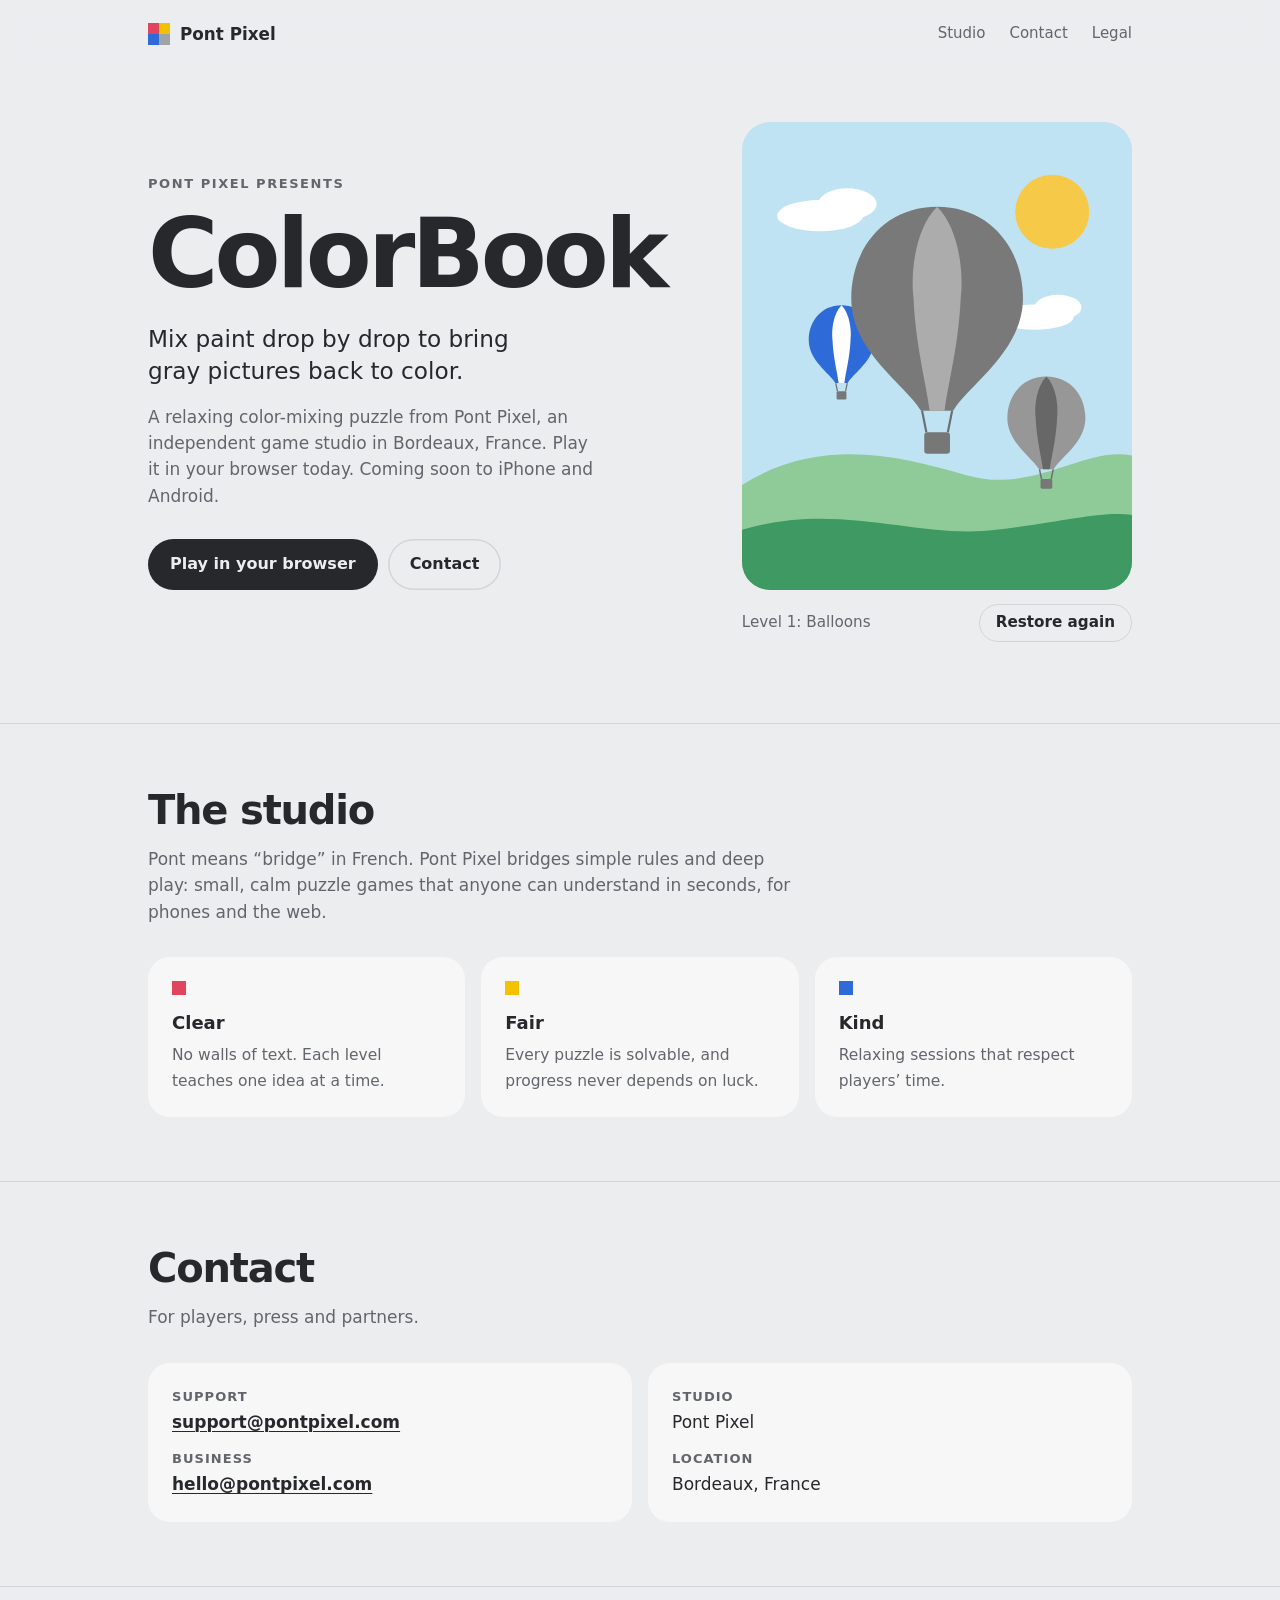
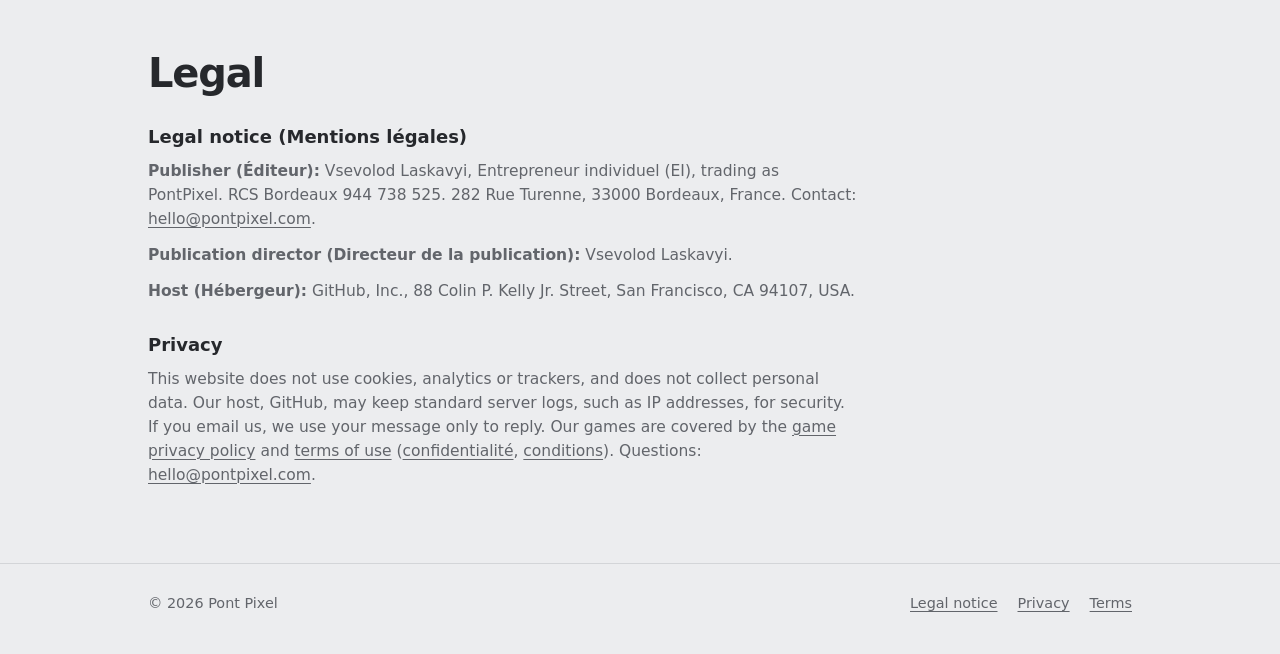
<file: index.html>
<!doctype html>
<html lang="en">
<head>
<meta charset="utf-8">
<meta name="viewport" content="width=device-width, initial-scale=1, viewport-fit=cover">
<title>Pont Pixel · Independent game studio</title>
<meta name="description" content="Pont Pixel is an independent game studio in Bordeaux, France. Makers of ColorBook, a puzzle game where you mix paint drop by drop to bring gray pictures back to color.">
<meta property="og:title" content="Pont Pixel · Makers of ColorBook">
<meta property="og:description" content="Mix paint drop by drop to bring gray pictures back to color.">
<meta property="og:url" content="https://pontpixel.com/">
<meta property="og:type" content="website">
<link rel="canonical" href="https://pontpixel.com/">
<link rel="icon" href="data:image/svg+xml,%3Csvg xmlns='http://www.w3.org/2000/svg' viewBox='0 0 16 16'%3E%3Crect width='8' height='8' fill='%23E0445E'/%3E%3Crect x='8' width='8' height='8' fill='%23F2C200'/%3E%3Crect y='8' width='8' height='8' fill='%232F6BD8'/%3E%3Crect x='8' y='8' width='8' height='8' fill='%23A0A3A8'/%3E%3C/svg%3E">
<style>
/* System fonts only: no third-party requests, so the privacy note below stays true. */
:root{
  --bg:#ECEDEF; --panel:#F7F7F8; --ink:#26282C; --muted:#62656B; --line:#D3D5D8;
  --red:#E0445E; --yellow:#F2C200; --blue:#2F6BD8; --gray:#A0A3A8;
  color-scheme:light;
}
@media (prefers-color-scheme:dark){:root{
  --bg:#1E1F22; --panel:#26282C; --ink:#E9EAEC; --muted:#A2A5AB; --line:#3A3C41; color-scheme:dark;
}}
*,*::before,*::after{box-sizing:border-box}
html{scroll-behavior:smooth}
body{margin:0;background:var(--bg);color:var(--ink);font:400 17px/1.55 -apple-system,BlinkMacSystemFont,"Avenir Next","Segoe UI",Roboto,system-ui,sans-serif;-webkit-font-smoothing:antialiased}
a{color:inherit;text-decoration-thickness:1px;text-underline-offset:3px}
a:hover{color:var(--red)}
:focus-visible{outline:3px solid var(--blue);outline-offset:3px;border-radius:2px}
.wrap{max-width:1080px;margin:0 auto;padding:0 clamp(20px,5vw,48px)}

/* Header */
header{position:sticky;top:0;z-index:5;background:color-mix(in srgb,var(--bg) 88%,transparent);-webkit-backdrop-filter:blur(10px);backdrop-filter:blur(10px)}
header .wrap{display:flex;align-items:center;justify-content:space-between;height:68px}
.mark{display:inline-flex;align-items:center;gap:10px;font-weight:650;font-size:1.05rem;text-decoration:none}
.mark svg{width:22px;height:22px}
nav.top{display:flex;gap:24px;font-size:15px}
nav.top a{text-decoration:none;color:var(--muted)}nav.top a:hover{color:var(--ink)}

/* Hero: text + the gray-to-color balloon scene */
.hero{display:grid;grid-template-columns:1fr 1fr;gap:clamp(32px,6vw,80px);align-items:center;padding:clamp(24px,6vh,64px) 0 clamp(56px,9vh,96px)}
.eyebrow{font-size:13px;font-weight:650;letter-spacing:.12em;text-transform:uppercase;color:var(--muted);margin:0 0 16px}
h1{font-size:clamp(3rem,8.5vw,6rem);line-height:.92;letter-spacing:-.04em;font-weight:800;margin:0 0 24px}
.lede{font-size:clamp(1.2rem,2.2vw,1.45rem);line-height:1.4;max-width:26ch;margin:0 0 16px}
.status{color:var(--muted);margin:0 0 30px;max-width:42ch}
.cta{display:flex;gap:10px;flex-wrap:wrap}
.btn{display:inline-flex;align-items:center;gap:8px;background:var(--ink);color:var(--bg);text-decoration:none;font-weight:650;font-size:16px;padding:13px 22px;border-radius:999px}
.btn:hover{color:var(--bg);opacity:.9}
.btn.ghost{background:transparent;color:var(--ink);box-shadow:inset 0 0 0 1.5px var(--line)}
.btn.ghost:hover{color:var(--ink);box-shadow:inset 0 0 0 1.5px var(--ink)}
figure{margin:0;justify-self:center;width:100%;max-width:420px}
figure svg{display:block;width:100%;height:auto;border-radius:28px}
figure svg .r{transition:fill .7s cubic-bezier(.3,.7,.2,1)}
figcaption{display:flex;justify-content:space-between;align-items:center;margin-top:14px;color:var(--muted);font-size:.95rem}
button{font:inherit;font-weight:600;font-size:.95rem;color:var(--ink);background:transparent;border:1.5px solid var(--line);border-radius:999px;padding:6px 16px;cursor:pointer}
button:hover{border-color:var(--ink)}

/* Sections */
section{padding:64px 0;border-top:1px solid var(--line);scroll-margin-top:68px}
h2{font-size:clamp(28px,3.6vw,40px);letter-spacing:-.03em;line-height:1.1;margin:0 0 14px;font-weight:800}
.sec-lead{color:var(--muted);max-width:60ch;margin:0 0 32px}
.cards{display:grid;grid-template-columns:repeat(3,1fr);gap:16px}
.card{background:var(--panel);border-radius:22px;padding:24px}
.card i{display:block;width:14px;height:14px;margin-bottom:14px}
.card b{display:block;font-size:18px;margin-bottom:4px}
.card span{color:var(--muted);font-size:15.5px}
.contact{display:grid;grid-template-columns:1fr 1fr;gap:16px}
.contact a{font-weight:650}
dl{margin:0}dt{font-size:13px;font-weight:650;letter-spacing:.08em;text-transform:uppercase;color:var(--muted);margin-top:14px}dt:first-child{margin-top:0}dd{margin:2px 0 0}
.fine p{color:var(--muted);max-width:72ch;font-size:15.5px;margin:0 0 12px}
.fine h3{font-size:18px;margin:28px 0 8px}

footer{border-top:1px solid var(--line);padding:28px 0 40px;color:var(--muted);font-size:.9rem}
footer .row{display:flex;flex-wrap:wrap;gap:8px 28px;justify-content:space-between}
footer nav{display:flex;gap:20px}

@media (max-width:760px){
  nav.top{display:none}
  .hero{grid-template-columns:1fr}
  figure{order:-1;max-width:360px}
  .cards,.contact{grid-template-columns:1fr}
  section{padding:48px 0}
}
@media (prefers-reduced-motion:reduce){html{scroll-behavior:auto}figure svg .r{transition:none}}
</style>
</head>
<body>

<header>
  <div class="wrap">
    <a class="mark" href="#top" aria-label="Pont Pixel home">
      <svg viewBox="0 0 16 16" aria-hidden="true"><rect width="8" height="8" fill="#E0445E"/><rect x="8" width="8" height="8" fill="#F2C200"/><rect y="8" width="8" height="8" fill="#2F6BD8"/><rect x="8" y="8" width="8" height="8" fill="#A0A3A8"/></svg>
      Pont Pixel
    </a>
    <nav class="top" aria-label="Sections">
      <a href="#studio">Studio</a><a href="#contact">Contact</a><a href="#legal">Legal</a>
    </nav>
  </div>
</header>

<main id="top" class="wrap">
  <div class="hero">
    <div>
      <p class="eyebrow">Pont Pixel presents</p>
      <h1>ColorBook</h1>
      <p class="lede">Mix paint drop by drop to bring gray pictures back to color.</p>
      <p class="status">A relaxing color-mixing puzzle from Pont Pixel, an independent game studio in Bordeaux, France. Play it in your browser today. Coming soon to iPhone and Android.</p>
      <div class="cta">
        <a class="btn" href="/colorbook/">Play in your browser</a>
        <a class="btn ghost" href="#contact">Contact</a>
      </div>
    </div>

    <figure>
      <svg id="scene" viewBox="0 0 400 480" role="img" aria-labelledby="scene-title">
        <title id="scene-title">Hot-air balloons over green hills, restoring from gray to full color</title>
        <rect class="r" data-o="0" width="400" height="480" fill="#BFE3F2"/>
        <circle class="r" data-o="1" cx="318" cy="92" r="38" fill="#F7C948"/>
        <g class="r" data-o="2" fill="#FFFFFF">
          <ellipse cx="80" cy="96" rx="44" ry="16"/><ellipse cx="108" cy="84" rx="30" ry="16"/>
          <ellipse cx="300" cy="200" rx="40" ry="13"/><ellipse cx="324" cy="190" rx="24" ry="13"/>
        </g>
        <path class="r" data-o="3" d="M0 372 C80 322 160 342 230 362 C300 382 350 332 400 342 L400 480 L0 480Z" fill="#8FCB98"/>
        <path class="r" data-o="4" d="M0 418 C100 388 180 428 260 418 C330 410 370 398 400 403 L400 480 L0 480Z" fill="#3E9A62"/>
        <g transform="translate(18 150) scale(.42)">
          <path class="r" data-o="5" d="M200 90 C150 90 120 130 120 175 C120 225 170 255 185 280 L215 280 C230 255 280 225 280 175 C280 130 250 90 200 90Z" fill="#2F6BD8"/>
          <path class="r" data-o="6" d="M200 90 C180 110 175 150 178 175 C180 220 190 255 193 280 L207 280 C210 255 220 220 222 175 C225 150 220 110 200 90Z" fill="#FFFFFF"/>
          <path d="M186 280 L190 300 M214 280 L210 300" stroke="#6B6E73" stroke-width="3"/>
          <rect class="r" data-o="7" x="188" y="300" width="24" height="20" rx="3" fill="#9A6B3F"/>
        </g>
        <g transform="translate(212 216) scale(.5)">
          <path class="r" data-o="8" d="M200 90 C150 90 120 130 120 175 C120 225 170 255 185 280 L215 280 C230 255 280 225 280 175 C280 130 250 90 200 90Z" fill="#F28C28"/>
          <path class="r" data-o="9" d="M200 90 C180 110 175 150 178 175 C180 220 190 255 193 280 L207 280 C210 255 220 220 222 175 C225 150 220 110 200 90Z" fill="#7A3FB8"/>
          <path d="M186 280 L190 300 M214 280 L210 300" stroke="#6B6E73" stroke-width="3"/>
          <rect class="r" data-o="10" x="188" y="300" width="24" height="20" rx="3" fill="#9A6B3F"/>
        </g>
        <g transform="translate(-20 -12) scale(1.1)">
          <path class="r" data-o="11" d="M200 90 C150 90 120 130 120 175 C120 225 170 255 185 280 L215 280 C230 255 280 225 280 175 C280 130 250 90 200 90Z" fill="#E0445E"/>
          <path class="r" data-o="12" d="M200 90 C180 110 175 150 178 175 C180 220 190 255 193 280 L207 280 C210 255 220 220 222 175 C225 150 220 110 200 90Z" fill="#F2C200"/>
          <path d="M186 280 L190 300 M214 280 L210 300" stroke="#6B6E73" stroke-width="2"/>
          <rect class="r" data-o="13" x="188" y="300" width="24" height="20" rx="3" fill="#9A6B3F"/>
        </g>
      </svg>
      <figcaption>
        <span>Level 1: Balloons</span>
        <button type="button" id="replay">Restore again</button>
      </figcaption>
    </figure>
  </div>
</main>

<section id="studio">
  <div class="wrap">
    <h2>The studio</h2>
    <p class="sec-lead">Pont means “bridge” in French. Pont Pixel bridges simple rules and deep play: small, calm puzzle games that anyone can understand in seconds, for phones and the web.</p>
    <div class="cards">
      <div class="card"><i style="background:var(--red)"></i><b>Clear</b><span>No walls of text. Each level teaches one idea at a time.</span></div>
      <div class="card"><i style="background:var(--yellow)"></i><b>Fair</b><span>Every puzzle is solvable, and progress never depends on luck.</span></div>
      <div class="card"><i style="background:var(--blue)"></i><b>Kind</b><span>Relaxing sessions that respect players’ time.</span></div>
    </div>
  </div>
</section>

<section id="contact">
  <div class="wrap">
    <h2>Contact</h2>
    <p class="sec-lead">For players, press and partners.</p>
    <div class="contact">
      <div class="card"><dl>
        <dt>Support</dt><dd><a href="mailto:support@pontpixel.com">support@pontpixel.com</a></dd>
        <dt>Business</dt><dd><a href="mailto:hello@pontpixel.com">hello@pontpixel.com</a></dd>
      </dl></div>
      <div class="card"><dl>
        <dt>Studio</dt><dd>Pont Pixel</dd>
        <dt>Location</dt><dd>Bordeaux, France</dd>
      </dl></div>
    </div>
  </div>
</section>

<section id="legal" class="fine">
  <div class="wrap">
    <h2>Legal</h2>
    <h3 id="mentions">Legal notice (Mentions légales)</h3>
    <p><b>Publisher (Éditeur):</b> Vsevolod Laskavyi, Entrepreneur individuel (EI), trading as PontPixel. RCS Bordeaux 944 738 525. 282 Rue Turenne, 33000 Bordeaux, France. Contact: <a href="mailto:hello@pontpixel.com">hello@pontpixel.com</a>.</p>
    <p><b>Publication director (Directeur de la publication):</b> Vsevolod Laskavyi.</p>
    <p><b>Host (Hébergeur):</b> GitHub, Inc., 88 Colin P. Kelly Jr. Street, San Francisco, CA 94107, USA.</p>
    <h3 id="privacy">Privacy</h3>
    <p>This website does not use cookies, analytics or trackers, and does not collect personal data. Our host, GitHub, may keep standard server logs, such as IP addresses, for security. If you email us, we use your message only to reply. Our games are covered by the <a href="/privacy/">game privacy policy</a> and <a href="/terms/">terms of use</a> (<a href="/fr/confidentialite/" lang="fr">confidentialité</a>, <a href="/fr/conditions/" lang="fr">conditions</a>). Questions: <a href="mailto:hello@pontpixel.com">hello@pontpixel.com</a>.</p>
  </div>
</section>

<footer>
  <div class="wrap row">
    <span>© <span id="year">2026</span> Pont Pixel</span>
    <nav aria-label="Legal"><a href="#mentions">Legal notice</a><a href="/privacy/">Privacy</a><a href="/terms/">Terms</a></nav>
  </div>
</footer>

<script>
(function () {
  document.getElementById('year').textContent = new Date().getFullYear();
  // The ColorBook idea in one animation: every part starts gray and gets its color back, one by one.
  var regions = Array.prototype.slice.call(document.querySelectorAll('#scene .r'))
    .sort(function (a, b) { return a.dataset.o - b.dataset.o; });
  var reduce = window.matchMedia('(prefers-reduced-motion: reduce)').matches;
  var timers = [];
  function toGray(hex) {
    var n = parseInt(hex.slice(1), 16);
    var y = Math.round(0.299 * (n >> 16) + 0.587 * (n >> 8 & 255) + 0.114 * (n & 255));
    y = Math.round(y * 0.75 + 128 * 0.25); // pull toward mid-gray so it reads as washed out
    return 'rgb(' + y + ',' + y + ',' + y + ')';
  }
  regions.forEach(function (el) { el.dataset.c = el.getAttribute('fill'); el.dataset.g = toGray(el.dataset.c); });
  function setGray() { regions.forEach(function (el) { el.style.fill = el.dataset.g; }); }
  function restore() {
    timers.forEach(clearTimeout); timers = [];
    regions.forEach(function (el, i) {
      timers.push(setTimeout(function () { el.style.fill = el.dataset.c; }, reduce ? 0 : 500 + i * 170));
    });
  }
  setGray();
  requestAnimationFrame(function () { requestAnimationFrame(restore); });
  document.getElementById('replay').addEventListener('click', function () {
    timers.forEach(clearTimeout); timers = [];
    regions.forEach(function (el) { el.style.transition = 'none'; });
    setGray();
    void document.getElementById('scene').getBoundingClientRect();
    regions.forEach(function (el) { el.style.transition = ''; });
    restore();
  });
})();
</script>
</body>
</html>
</file>
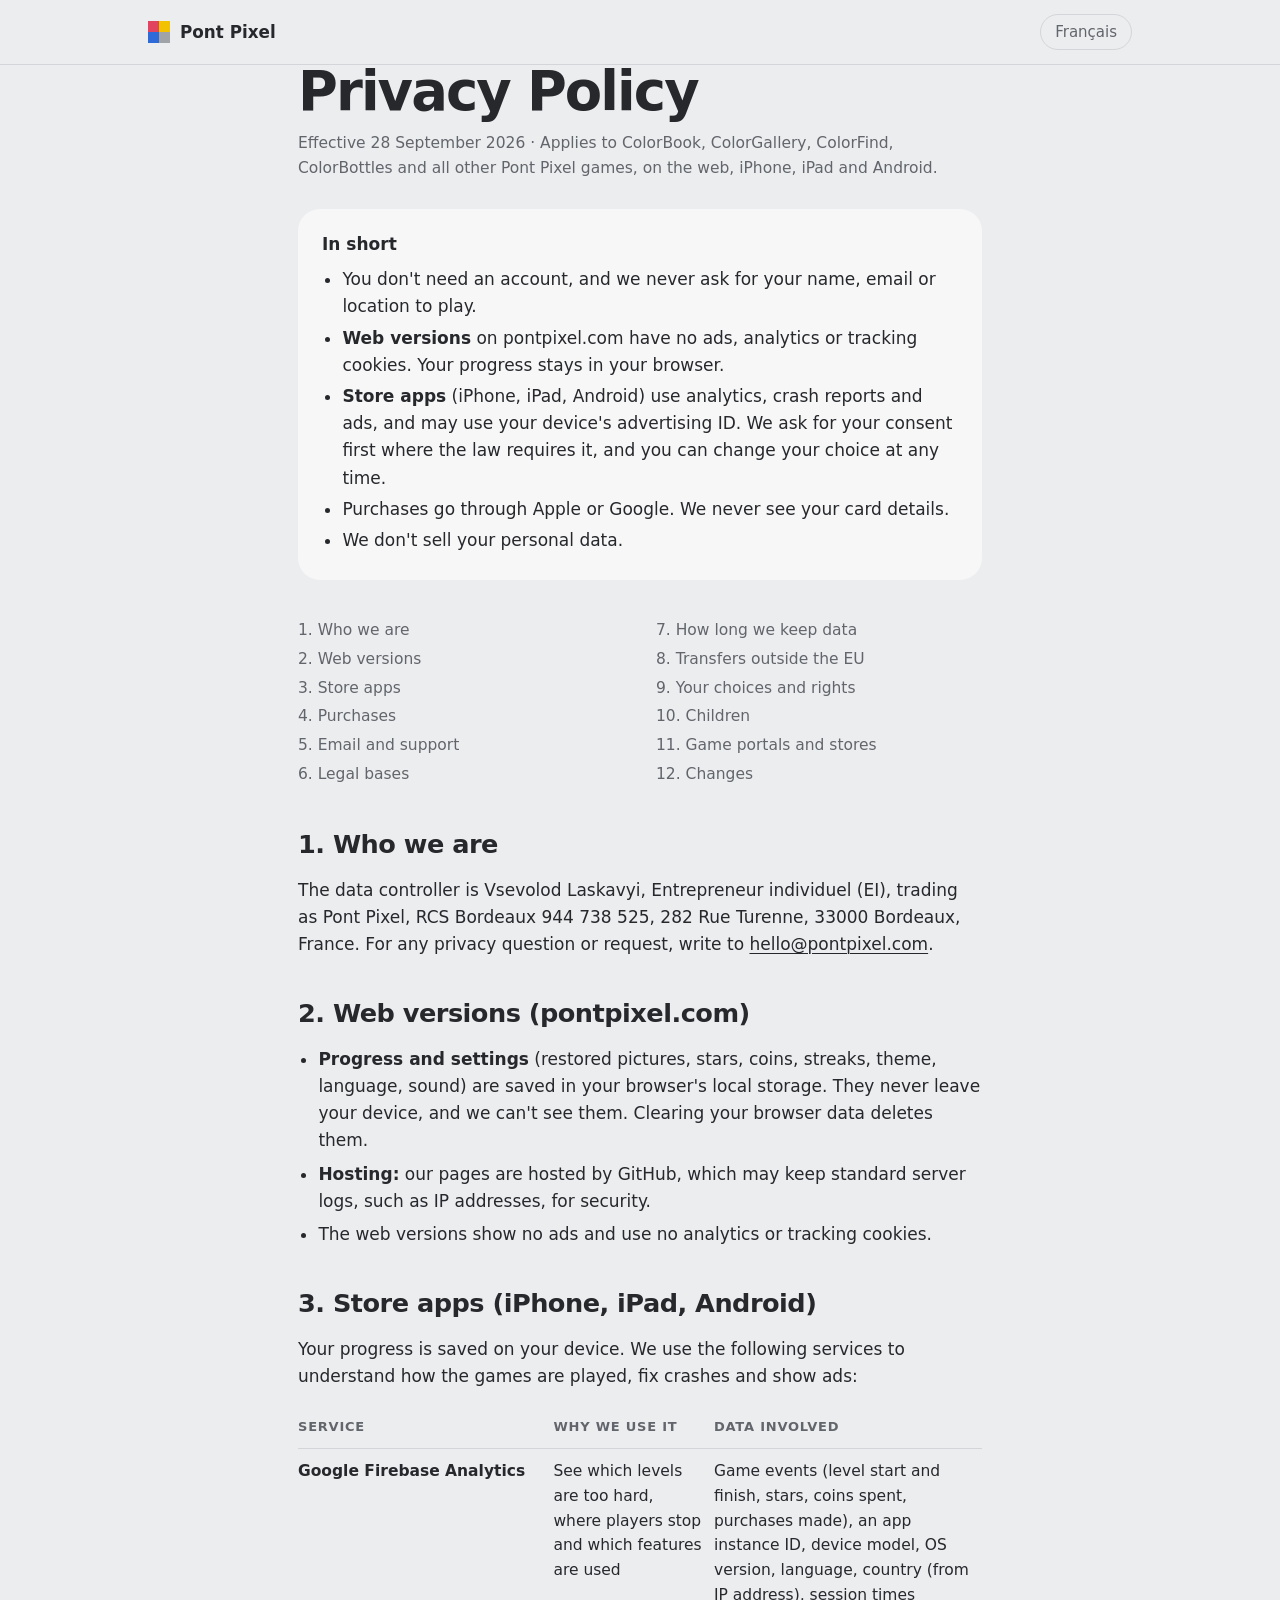
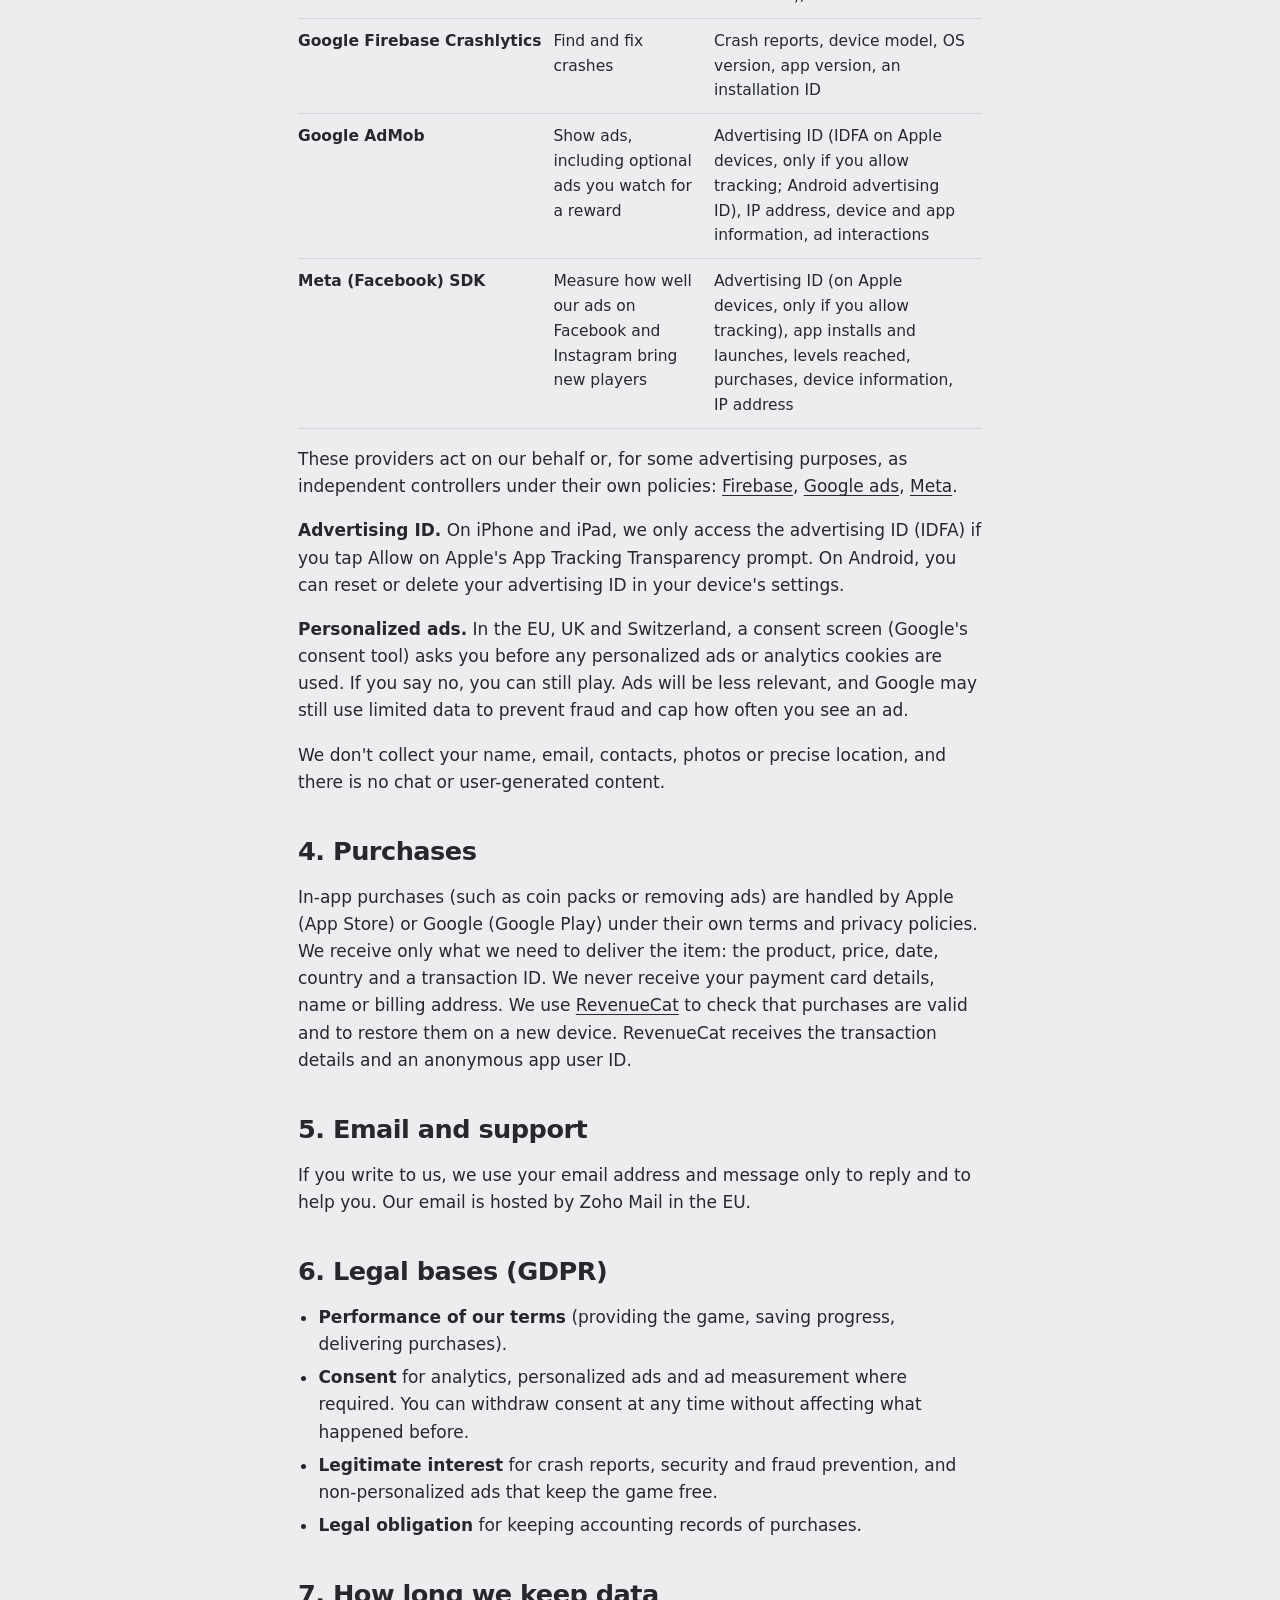
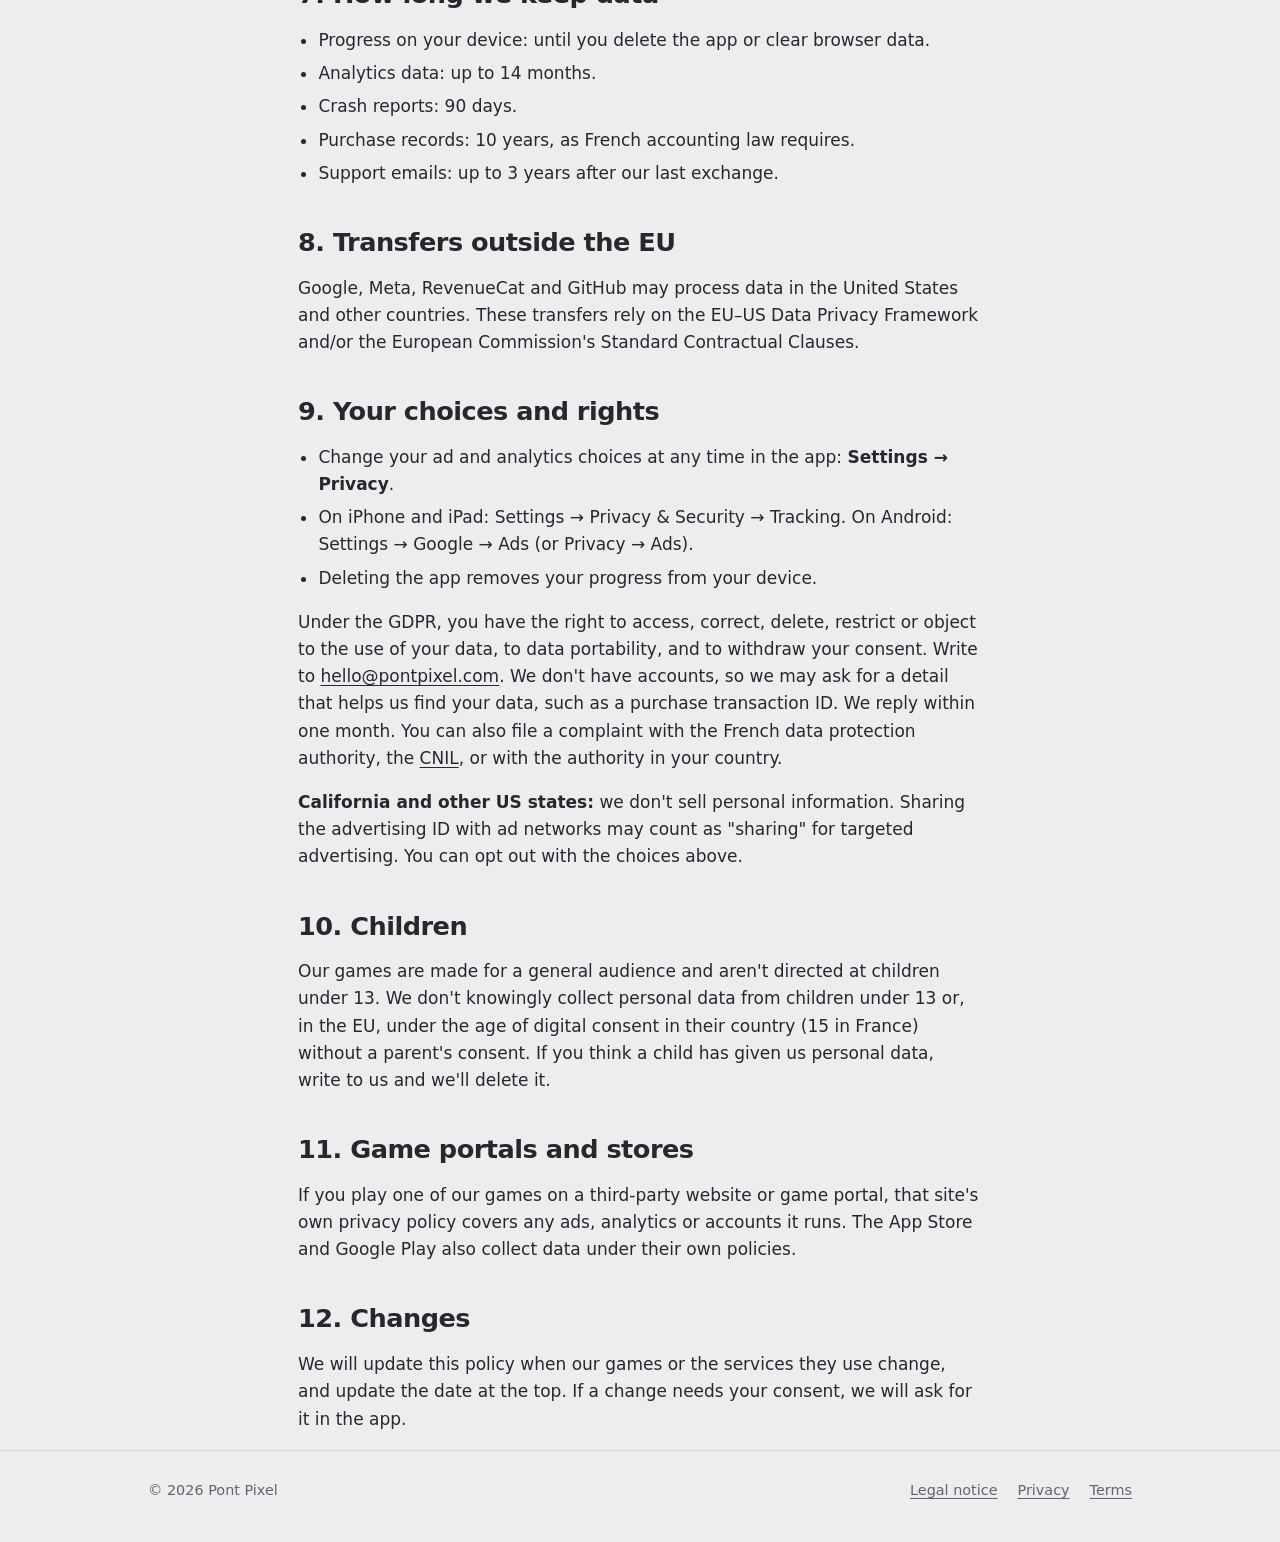
<file: privacy/index.html>
<!doctype html>
<html lang="en">
<head>
<meta charset="utf-8">
<meta name="viewport" content="width=device-width, initial-scale=1, viewport-fit=cover">
<title>Privacy Policy · Pont Pixel</title>
<meta name="description" content="Privacy policy for Pont Pixel games: ColorBook, ColorGallery, ColorFind and ColorBottles, on the web, iPhone and Android.">
<link rel="canonical" href="https://pontpixel.com/privacy/">
<link rel="alternate" hreflang="en" href="https://pontpixel.com/privacy/">
<link rel="alternate" hreflang="fr" href="https://pontpixel.com/fr/confidentialite/">
<link rel="icon" href="data:image/svg+xml,%3Csvg xmlns='http://www.w3.org/2000/svg' viewBox='0 0 16 16'%3E%3Crect width='8' height='8' fill='%23E0445E'/%3E%3Crect x='8' width='8' height='8' fill='%23F2C200'/%3E%3Crect y='8' width='8' height='8' fill='%232F6BD8'/%3E%3Crect x='8' y='8' width='8' height='8' fill='%23A0A3A8'/%3E%3C/svg%3E">
<link rel="stylesheet" href="/legal.css">
</head>
<body>

<header>
  <div class="wrap">
    <a class="mark" href="/" aria-label="Pont Pixel home">
      <svg viewBox="0 0 16 16" aria-hidden="true"><rect width="8" height="8" fill="#E0445E"/><rect x="8" width="8" height="8" fill="#F2C200"/><rect y="8" width="8" height="8" fill="#2F6BD8"/><rect x="8" y="8" width="8" height="8" fill="#A0A3A8"/></svg>
      Pont Pixel
    </a>
    <a class="lang" href="/fr/confidentialite/" hreflang="fr" lang="fr">Français</a>
  </div>
</header>

<main class="wrap">
  <h1>Privacy Policy</h1>
  <p class="meta">Effective 28 September 2026 · Applies to ColorBook, ColorGallery, ColorFind, ColorBottles and all other Pont Pixel games, on the web, iPhone, iPad and Android.</p>

  <div class="summary">
    <p><b>In short</b></p>
    <ul>
      <li>You don't need an account, and we never ask for your name, email or location to play.</li>
      <li><b>Web versions</b> on pontpixel.com have no ads, analytics or tracking cookies. Your progress stays in your browser.</li>
      <li><b>Store apps</b> (iPhone, iPad, Android) use analytics, crash reports and ads, and may use your device's advertising ID. We ask for your consent first where the law requires it, and you can change your choice at any time.</li>
      <li>Purchases go through Apple or Google. We never see your card details.</li>
      <li>We don't sell your personal data.</li>
    </ul>
  </div>

  <nav class="toc" aria-label="Contents">
    <a href="#who">1. Who we are</a>
    <a href="#web">2. Web versions</a>
    <a href="#apps">3. Store apps</a>
    <a href="#purchases">4. Purchases</a>
    <a href="#support">5. Email and support</a>
    <a href="#bases">6. Legal bases</a>
    <a href="#retention">7. How long we keep data</a>
    <a href="#transfers">8. Transfers outside the EU</a>
    <a href="#choices">9. Your choices and rights</a>
    <a href="#children">10. Children</a>
    <a href="#portals">11. Game portals and stores</a>
    <a href="#changes">12. Changes</a>
  </nav>

  <h2 id="who">1. Who we are</h2>
  <p>The data controller is Vsevolod Laskavyi, Entrepreneur individuel (EI), trading as Pont Pixel, RCS Bordeaux 944 738 525, 282 Rue Turenne, 33000 Bordeaux, France. For any privacy question or request, write to <a href="mailto:hello@pontpixel.com">hello@pontpixel.com</a>.</p>

  <h2 id="web">2. Web versions (pontpixel.com)</h2>
  <ul>
    <li><b>Progress and settings</b> (restored pictures, stars, coins, streaks, theme, language, sound) are saved in your browser's local storage. They never leave your device, and we can't see them. Clearing your browser data deletes them.</li>
    <li><b>Hosting:</b> our pages are hosted by GitHub, which may keep standard server logs, such as IP addresses, for security.</li>
    <li>The web versions show no ads and use no analytics or tracking cookies.</li>
  </ul>

  <h2 id="apps">3. Store apps (iPhone, iPad, Android)</h2>
  <p>Your progress is saved on your device. We use the following services to understand how the games are played, fix crashes and show ads:</p>
  <div class="table"><table>
    <thead><tr><th>Service</th><th>Why we use it</th><th>Data involved</th></tr></thead>
    <tbody>
      <tr><td>Google Firebase Analytics</td><td>See which levels are too hard, where players stop and which features are used</td><td>Game events (level start and finish, stars, coins spent, purchases made), an app instance ID, device model, OS version, language, country (from IP address), session times</td></tr>
      <tr><td>Google Firebase Crashlytics</td><td>Find and fix crashes</td><td>Crash reports, device model, OS version, app version, an installation ID</td></tr>
      <tr><td>Google AdMob</td><td>Show ads, including optional ads you watch for a reward</td><td>Advertising ID (IDFA on Apple devices, only if you allow tracking; Android advertising ID), IP address, device and app information, ad interactions</td></tr>
      <tr><td>Meta (Facebook) SDK</td><td>Measure how well our ads on Facebook and Instagram bring new players</td><td>Advertising ID (on Apple devices, only if you allow tracking), app installs and launches, levels reached, purchases, device information, IP address</td></tr>
    </tbody>
  </table></div>
  <p>These providers act on our behalf or, for some advertising purposes, as independent controllers under their own policies: <a href="https://firebase.google.com/support/privacy">Firebase</a>, <a href="https://policies.google.com/technologies/ads">Google ads</a>, <a href="https://www.facebook.com/privacy/policy/">Meta</a>.</p>
  <p><b>Advertising ID.</b> On iPhone and iPad, we only access the advertising ID (IDFA) if you tap Allow on Apple's App Tracking Transparency prompt. On Android, you can reset or delete your advertising ID in your device's settings.</p>
  <p><b>Personalized ads.</b> In the EU, UK and Switzerland, a consent screen (Google's consent tool) asks you before any personalized ads or analytics cookies are used. If you say no, you can still play. Ads will be less relevant, and Google may still use limited data to prevent fraud and cap how often you see an ad.</p>
  <p>We don't collect your name, email, contacts, photos or precise location, and there is no chat or user-generated content.</p>

  <h2 id="purchases">4. Purchases</h2>
  <p>In-app purchases (such as coin packs or removing ads) are handled by Apple (App Store) or Google (Google Play) under their own terms and privacy policies. We receive only what we need to deliver the item: the product, price, date, country and a transaction ID. We never receive your payment card details, name or billing address. We use <a href="https://www.revenuecat.com/privacy">RevenueCat</a> to check that purchases are valid and to restore them on a new device. RevenueCat receives the transaction details and an anonymous app user ID.</p>

  <h2 id="support">5. Email and support</h2>
  <p>If you write to us, we use your email address and message only to reply and to help you. Our email is hosted by Zoho Mail in the EU.</p>

  <h2 id="bases">6. Legal bases (GDPR)</h2>
  <ul>
    <li><b>Performance of our terms</b> (providing the game, saving progress, delivering purchases).</li>
    <li><b>Consent</b> for analytics, personalized ads and ad measurement where required. You can withdraw consent at any time without affecting what happened before.</li>
    <li><b>Legitimate interest</b> for crash reports, security and fraud prevention, and non-personalized ads that keep the game free.</li>
    <li><b>Legal obligation</b> for keeping accounting records of purchases.</li>
  </ul>

  <h2 id="retention">7. How long we keep data</h2>
  <ul>
    <li>Progress on your device: until you delete the app or clear browser data.</li>
    <li>Analytics data: up to 14 months.</li>
    <li>Crash reports: 90 days.</li>
    <li>Purchase records: 10 years, as French accounting law requires.</li>
    <li>Support emails: up to 3 years after our last exchange.</li>
  </ul>

  <h2 id="transfers">8. Transfers outside the EU</h2>
  <p>Google, Meta, RevenueCat and GitHub may process data in the United States and other countries. These transfers rely on the EU–US Data Privacy Framework and/or the European Commission's Standard Contractual Clauses.</p>

  <h2 id="choices">9. Your choices and rights</h2>
  <ul>
    <li>Change your ad and analytics choices at any time in the app: <b>Settings → Privacy</b>.</li>
    <li>On iPhone and iPad: Settings → Privacy &amp; Security → Tracking. On Android: Settings → Google → Ads (or Privacy → Ads).</li>
    <li>Deleting the app removes your progress from your device.</li>
  </ul>
  <p>Under the GDPR, you have the right to access, correct, delete, restrict or object to the use of your data, to data portability, and to withdraw your consent. Write to <a href="mailto:hello@pontpixel.com">hello@pontpixel.com</a>. We don't have accounts, so we may ask for a detail that helps us find your data, such as a purchase transaction ID. We reply within one month. You can also file a complaint with the French data protection authority, the <a href="https://www.cnil.fr/en/">CNIL</a>, or with the authority in your country.</p>
  <p><b>California and other US states:</b> we don't sell personal information. Sharing the advertising ID with ad networks may count as "sharing" for targeted advertising. You can opt out with the choices above.</p>

  <h2 id="children">10. Children</h2>
  <p>Our games are made for a general audience and aren't directed at children under 13. We don't knowingly collect personal data from children under 13 or, in the EU, under the age of digital consent in their country (15 in France) without a parent's consent. If you think a child has given us personal data, write to us and we'll delete it.</p>

  <h2 id="portals">11. Game portals and stores</h2>
  <p>If you play one of our games on a third-party website or game portal, that site's own privacy policy covers any ads, analytics or accounts it runs. The App Store and Google Play also collect data under their own policies.</p>

  <h2 id="changes">12. Changes</h2>
  <p>We will update this policy when our games or the services they use change, and update the date at the top. If a change needs your consent, we will ask for it in the app.</p>
</main>

<footer>
  <div class="wrap">
    <span>© 2026 Pont Pixel</span>
    <nav aria-label="Legal"><a href="/#mentions">Legal notice</a><a href="/privacy/">Privacy</a><a href="/terms/">Terms</a></nav>
  </div>
</footer>
</body>
</html>
</file>
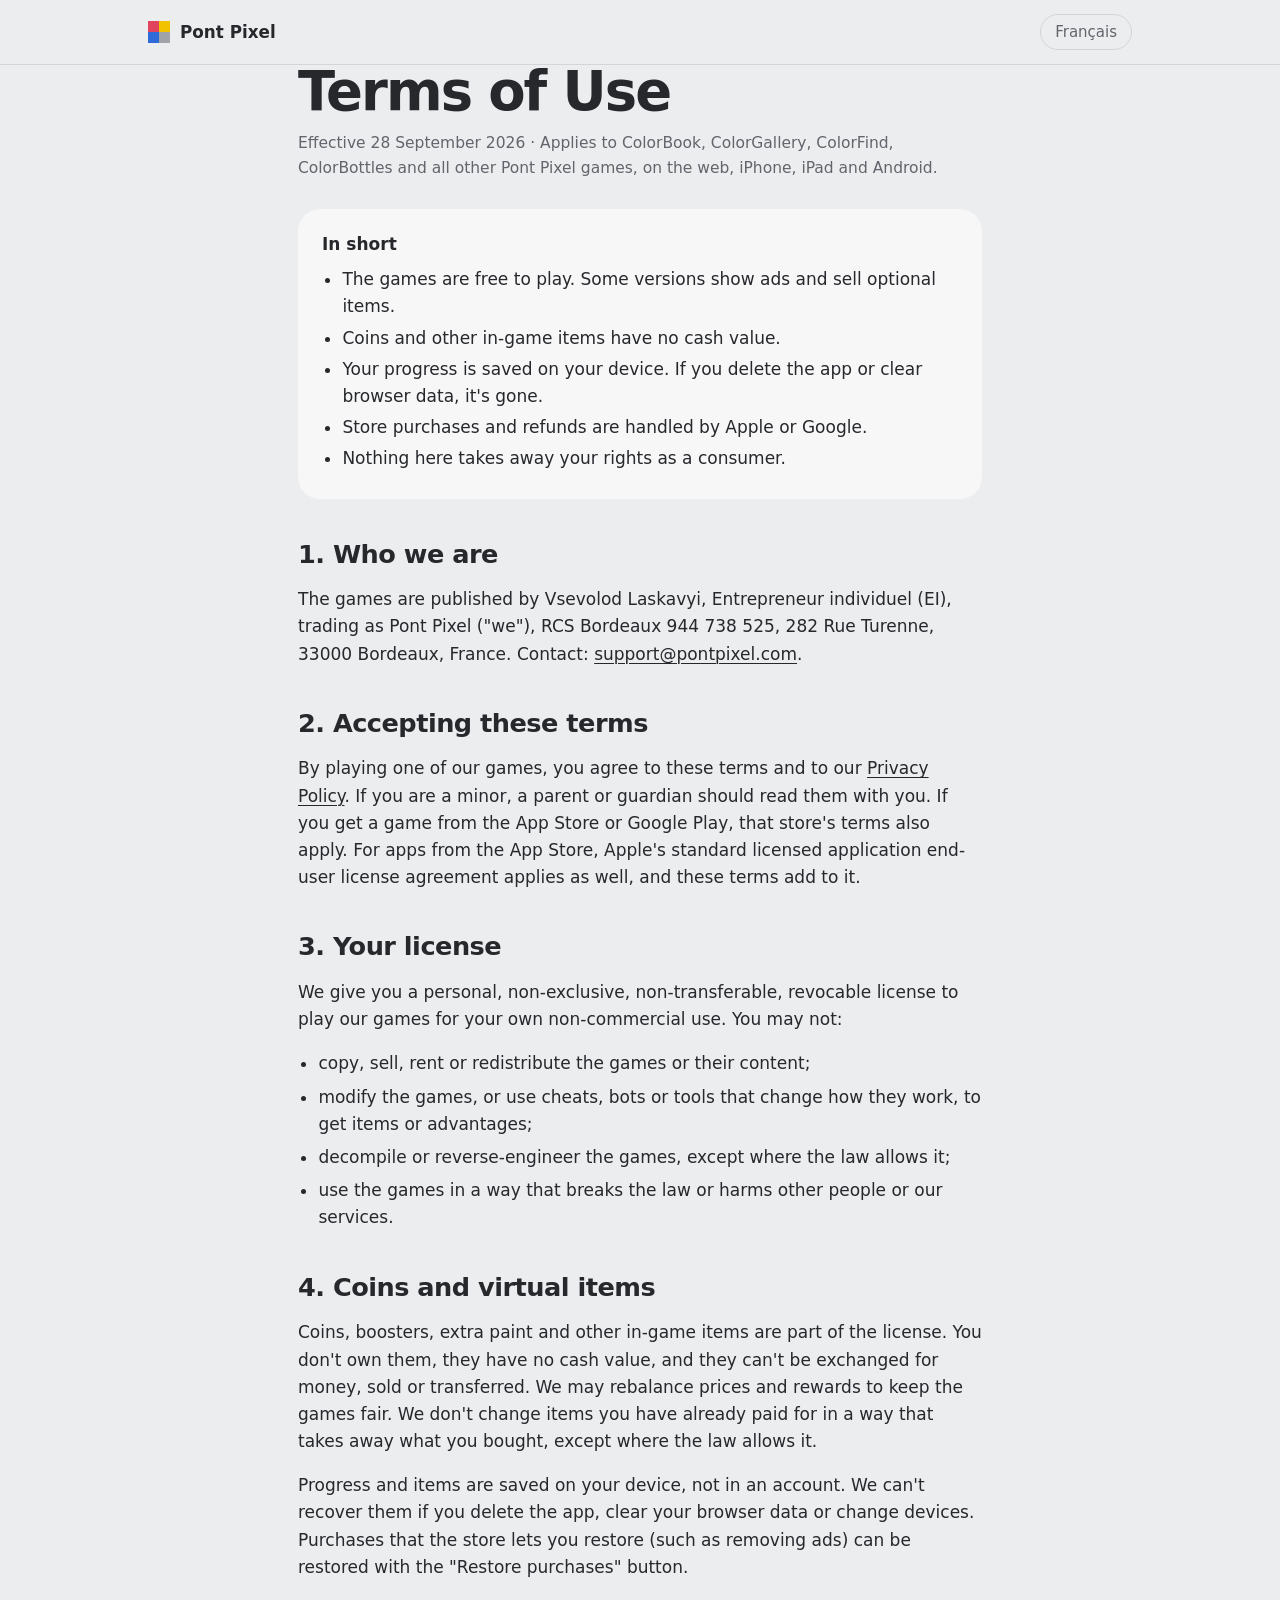
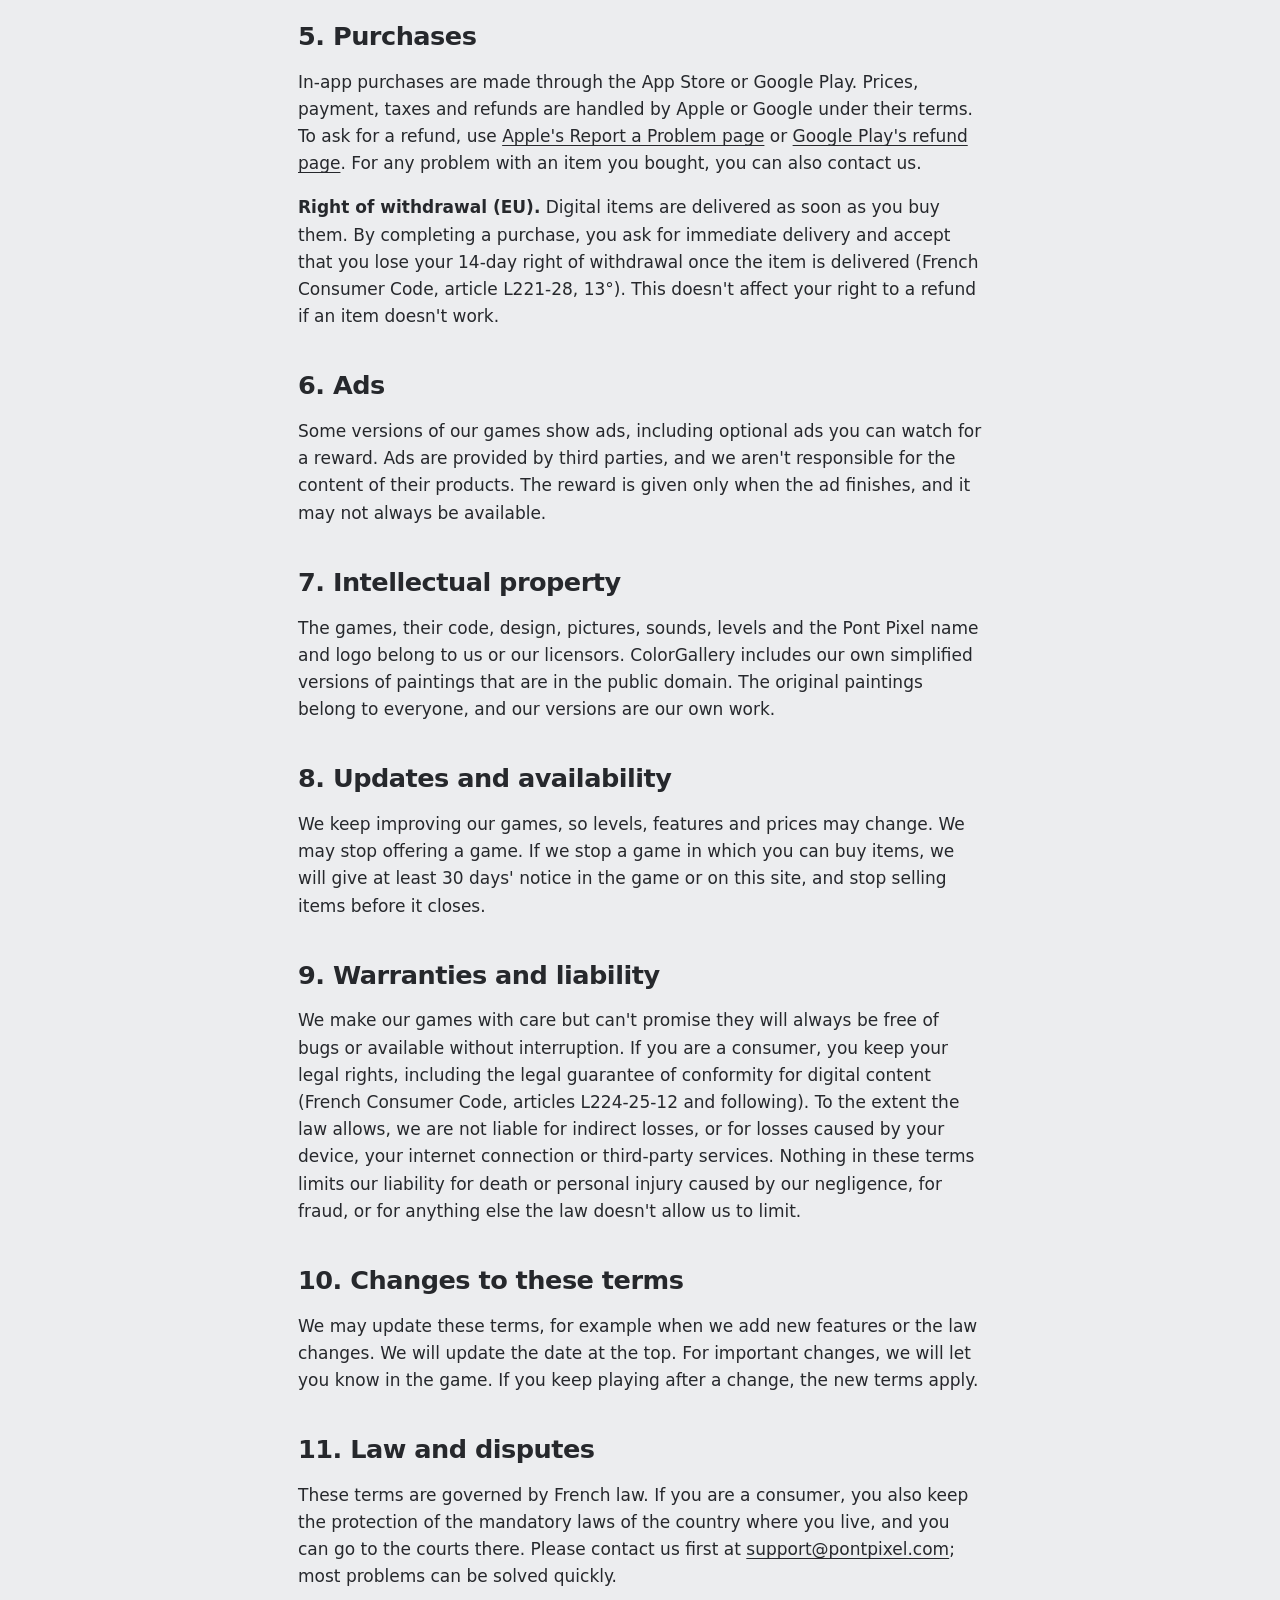
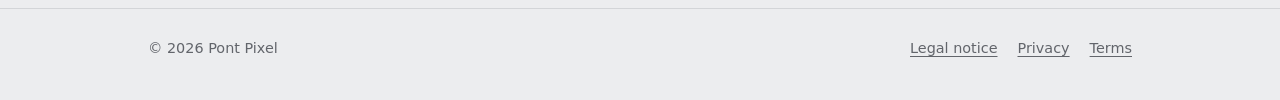
<file: terms/index.html>
<!doctype html>
<html lang="en">
<head>
<meta charset="utf-8">
<meta name="viewport" content="width=device-width, initial-scale=1, viewport-fit=cover">
<title>Terms of Use · Pont Pixel</title>
<meta name="description" content="Terms of use for Pont Pixel games: ColorBook, ColorGallery, ColorFind and ColorBottles.">
<link rel="canonical" href="https://pontpixel.com/terms/">
<link rel="alternate" hreflang="en" href="https://pontpixel.com/terms/">
<link rel="alternate" hreflang="fr" href="https://pontpixel.com/fr/conditions/">
<link rel="icon" href="data:image/svg+xml,%3Csvg xmlns='http://www.w3.org/2000/svg' viewBox='0 0 16 16'%3E%3Crect width='8' height='8' fill='%23E0445E'/%3E%3Crect x='8' width='8' height='8' fill='%23F2C200'/%3E%3Crect y='8' width='8' height='8' fill='%232F6BD8'/%3E%3Crect x='8' y='8' width='8' height='8' fill='%23A0A3A8'/%3E%3C/svg%3E">
<link rel="stylesheet" href="/legal.css">
</head>
<body>

<header>
  <div class="wrap">
    <a class="mark" href="/" aria-label="Pont Pixel home">
      <svg viewBox="0 0 16 16" aria-hidden="true"><rect width="8" height="8" fill="#E0445E"/><rect x="8" width="8" height="8" fill="#F2C200"/><rect y="8" width="8" height="8" fill="#2F6BD8"/><rect x="8" y="8" width="8" height="8" fill="#A0A3A8"/></svg>
      Pont Pixel
    </a>
    <a class="lang" href="/fr/conditions/" hreflang="fr" lang="fr">Français</a>
  </div>
</header>

<main class="wrap">
  <h1>Terms of Use</h1>
  <p class="meta">Effective 28 September 2026 · Applies to ColorBook, ColorGallery, ColorFind, ColorBottles and all other Pont Pixel games, on the web, iPhone, iPad and Android.</p>

  <div class="summary">
    <p><b>In short</b></p>
    <ul>
      <li>The games are free to play. Some versions show ads and sell optional items.</li>
      <li>Coins and other in-game items have no cash value.</li>
      <li>Your progress is saved on your device. If you delete the app or clear browser data, it's gone.</li>
      <li>Store purchases and refunds are handled by Apple or Google.</li>
      <li>Nothing here takes away your rights as a consumer.</li>
    </ul>
  </div>

  <h2 id="who">1. Who we are</h2>
  <p>The games are published by Vsevolod Laskavyi, Entrepreneur individuel (EI), trading as Pont Pixel ("we"), RCS Bordeaux 944 738 525, 282 Rue Turenne, 33000 Bordeaux, France. Contact: <a href="mailto:support@pontpixel.com">support@pontpixel.com</a>.</p>

  <h2 id="accept">2. Accepting these terms</h2>
  <p>By playing one of our games, you agree to these terms and to our <a href="/privacy/">Privacy Policy</a>. If you are a minor, a parent or guardian should read them with you. If you get a game from the App Store or Google Play, that store's terms also apply. For apps from the App Store, Apple's standard licensed application end-user license agreement applies as well, and these terms add to it.</p>

  <h2 id="license">3. Your license</h2>
  <p>We give you a personal, non-exclusive, non-transferable, revocable license to play our games for your own non-commercial use. You may not:</p>
  <ul>
    <li>copy, sell, rent or redistribute the games or their content;</li>
    <li>modify the games, or use cheats, bots or tools that change how they work, to get items or advantages;</li>
    <li>decompile or reverse-engineer the games, except where the law allows it;</li>
    <li>use the games in a way that breaks the law or harms other people or our services.</li>
  </ul>

  <h2 id="items">4. Coins and virtual items</h2>
  <p>Coins, boosters, extra paint and other in-game items are part of the license. You don't own them, they have no cash value, and they can't be exchanged for money, sold or transferred. We may rebalance prices and rewards to keep the games fair. We don't change items you have already paid for in a way that takes away what you bought, except where the law allows it.</p>
  <p>Progress and items are saved on your device, not in an account. We can't recover them if you delete the app, clear your browser data or change devices. Purchases that the store lets you restore (such as removing ads) can be restored with the "Restore purchases" button.</p>

  <h2 id="purchases">5. Purchases</h2>
  <p>In-app purchases are made through the App Store or Google Play. Prices, payment, taxes and refunds are handled by Apple or Google under their terms. To ask for a refund, use <a href="https://reportaproblem.apple.com">Apple's Report a Problem page</a> or <a href="https://support.google.com/googleplay/answer/2479637">Google Play's refund page</a>. For any problem with an item you bought, you can also contact us.</p>
  <p><b>Right of withdrawal (EU).</b> Digital items are delivered as soon as you buy them. By completing a purchase, you ask for immediate delivery and accept that you lose your 14-day right of withdrawal once the item is delivered (French Consumer Code, article L221-28, 13°). This doesn't affect your right to a refund if an item doesn't work.</p>

  <h2 id="ads">6. Ads</h2>
  <p>Some versions of our games show ads, including optional ads you can watch for a reward. Ads are provided by third parties, and we aren't responsible for the content of their products. The reward is given only when the ad finishes, and it may not always be available.</p>

  <h2 id="ip">7. Intellectual property</h2>
  <p>The games, their code, design, pictures, sounds, levels and the Pont Pixel name and logo belong to us or our licensors. ColorGallery includes our own simplified versions of paintings that are in the public domain. The original paintings belong to everyone, and our versions are our own work.</p>

  <h2 id="availability">8. Updates and availability</h2>
  <p>We keep improving our games, so levels, features and prices may change. We may stop offering a game. If we stop a game in which you can buy items, we will give at least 30 days' notice in the game or on this site, and stop selling items before it closes.</p>

  <h2 id="guarantee">9. Warranties and liability</h2>
  <p>We make our games with care but can't promise they will always be free of bugs or available without interruption. If you are a consumer, you keep your legal rights, including the legal guarantee of conformity for digital content (French Consumer Code, articles L224-25-12 and following). To the extent the law allows, we are not liable for indirect losses, or for losses caused by your device, your internet connection or third-party services. Nothing in these terms limits our liability for death or personal injury caused by our negligence, for fraud, or for anything else the law doesn't allow us to limit.</p>

  <h2 id="changes">10. Changes to these terms</h2>
  <p>We may update these terms, for example when we add new features or the law changes. We will update the date at the top. For important changes, we will let you know in the game. If you keep playing after a change, the new terms apply.</p>

  <h2 id="law">11. Law and disputes</h2>
  <p>These terms are governed by French law. If you are a consumer, you also keep the protection of the mandatory laws of the country where you live, and you can go to the courts there. Please contact us first at <a href="mailto:support@pontpixel.com">support@pontpixel.com</a>; most problems can be solved quickly.</p>
</main>

<footer>
  <div class="wrap">
    <span>© 2026 Pont Pixel</span>
    <nav aria-label="Legal"><a href="/#mentions">Legal notice</a><a href="/privacy/">Privacy</a><a href="/terms/">Terms</a></nav>
  </div>
</footer>
</body>
</html>
</file>
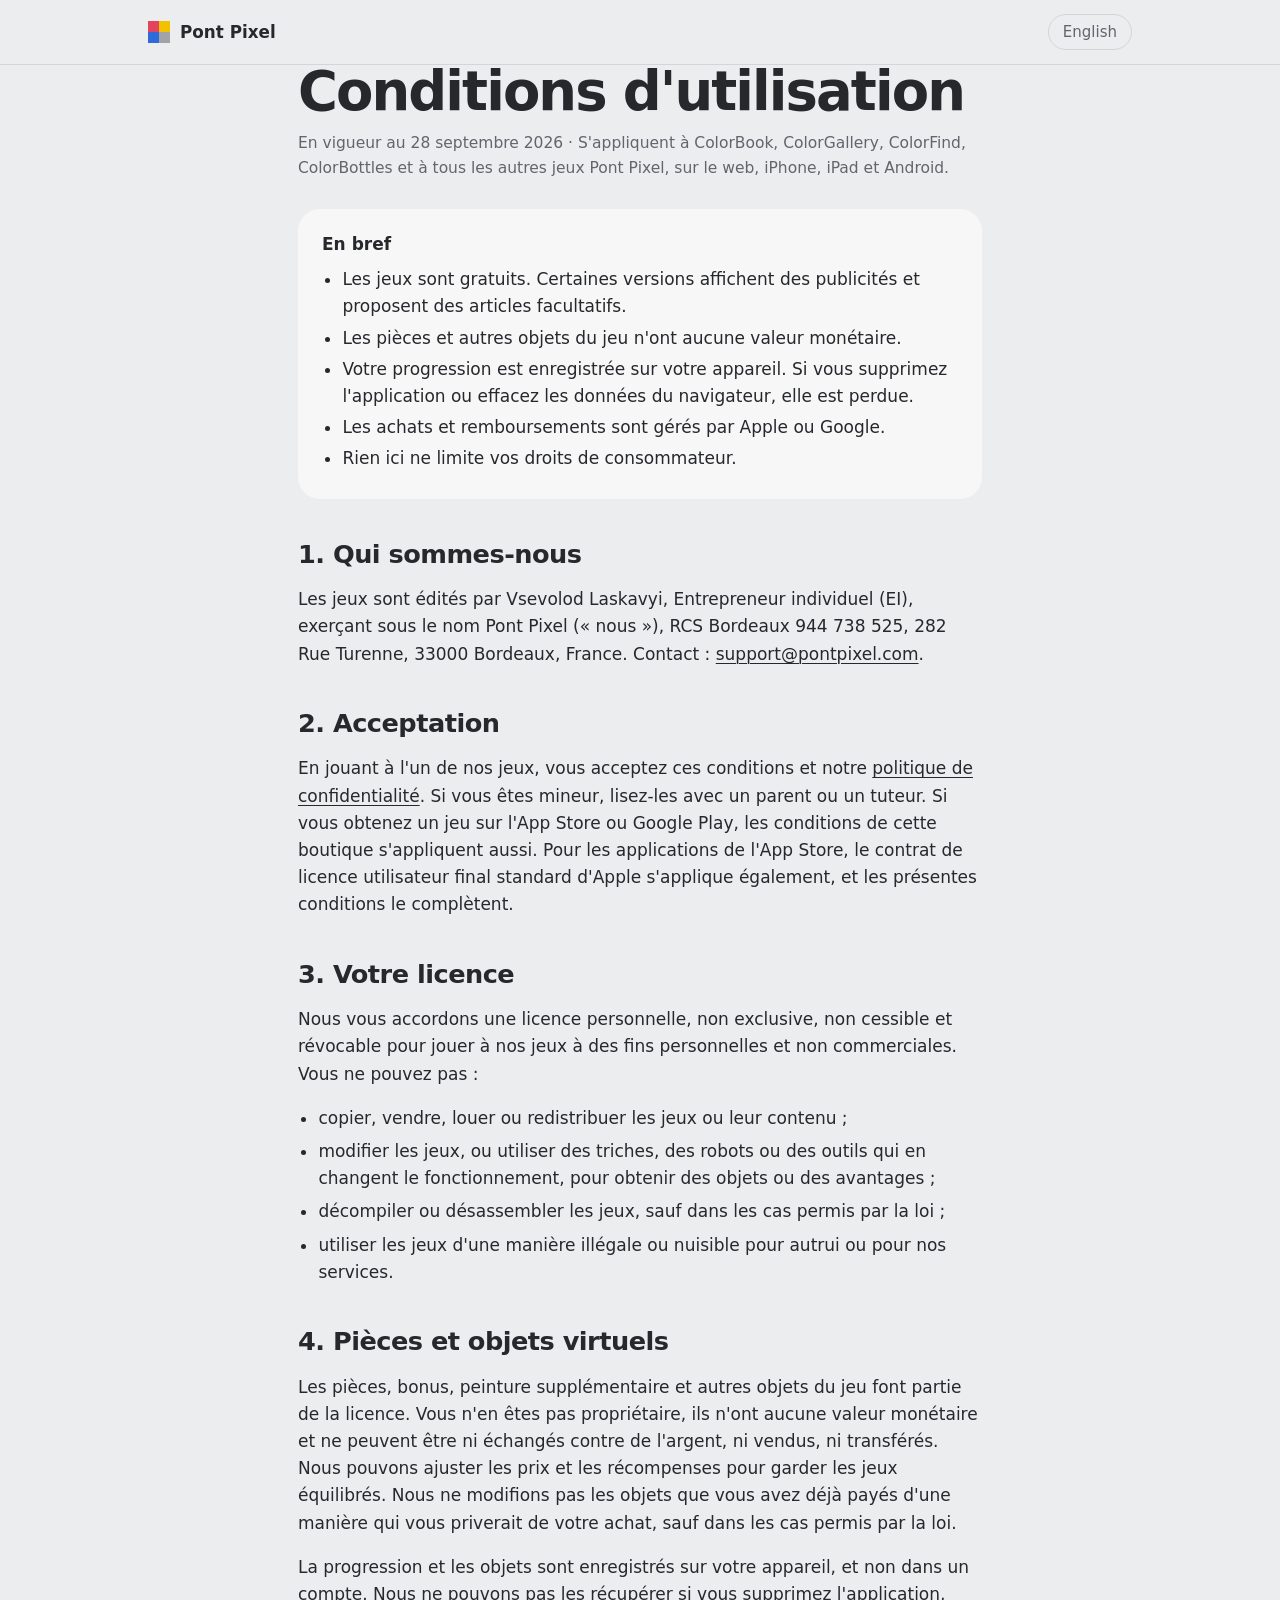
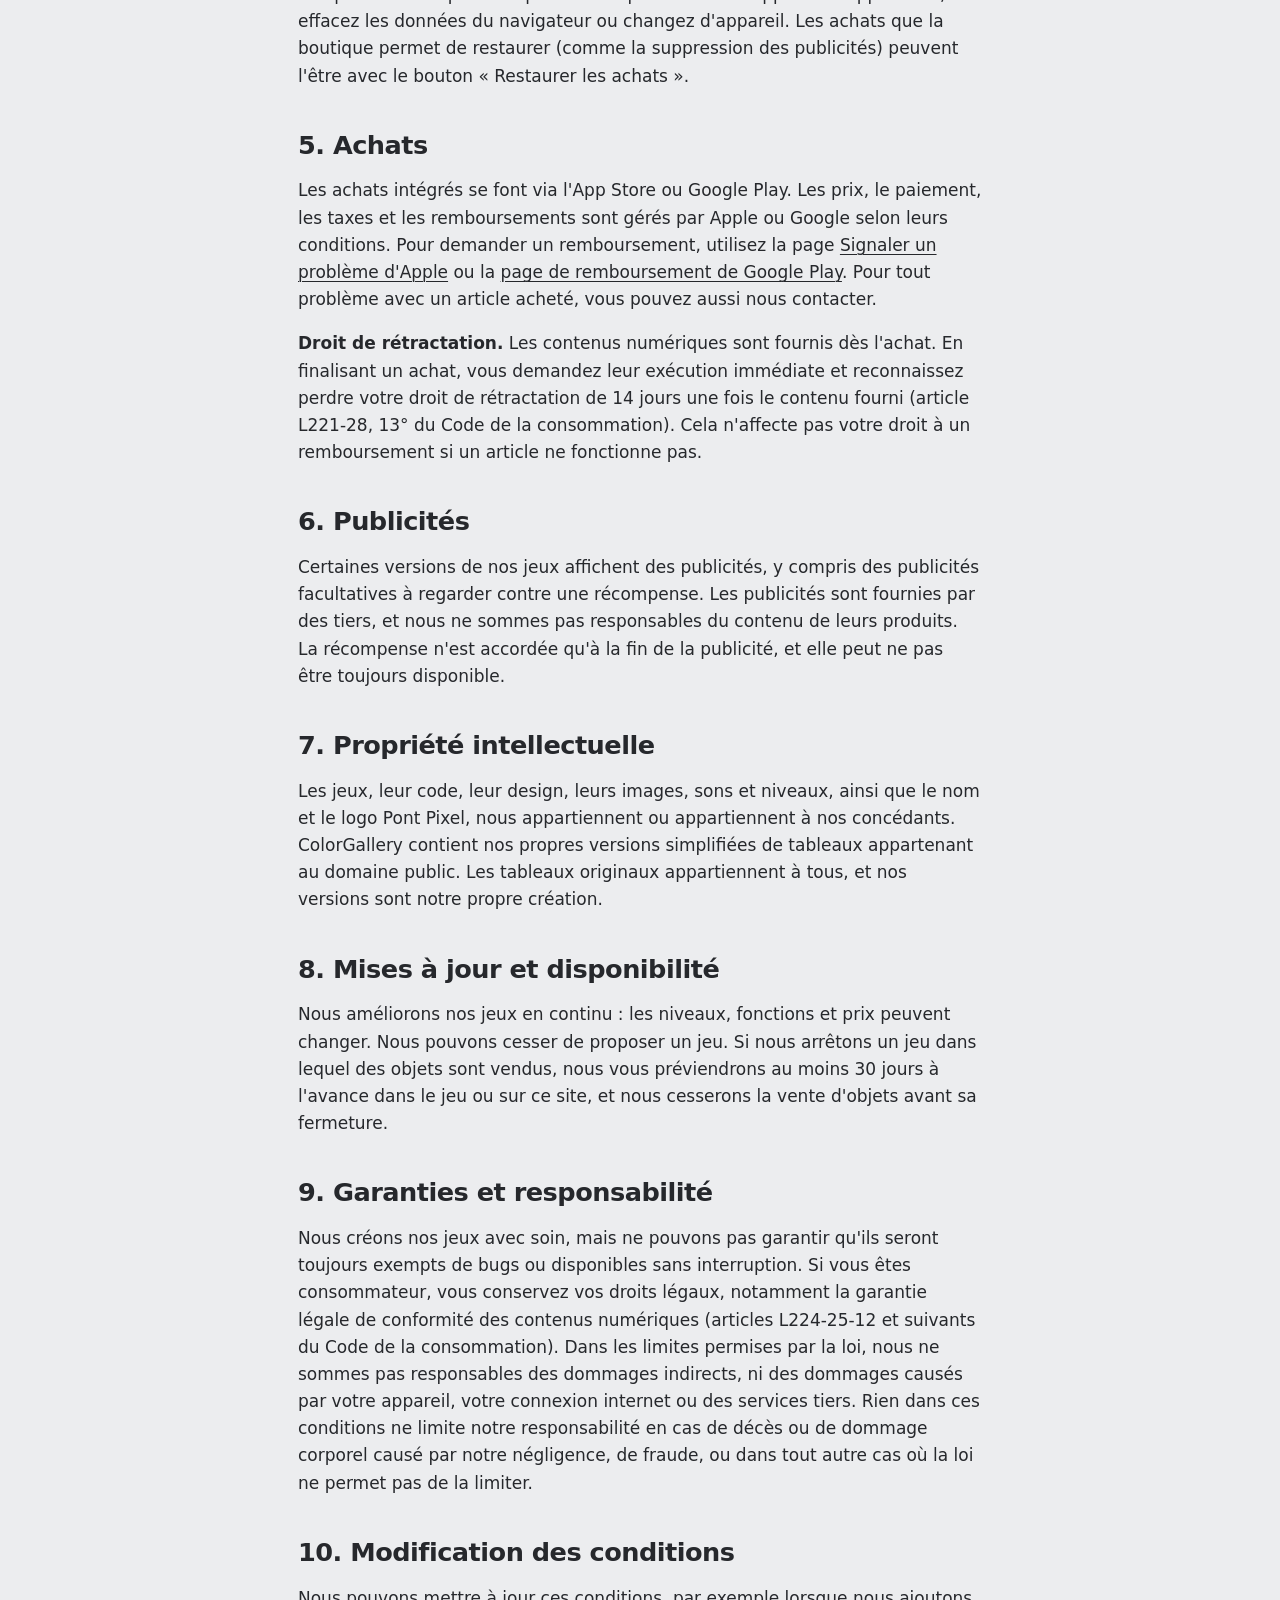
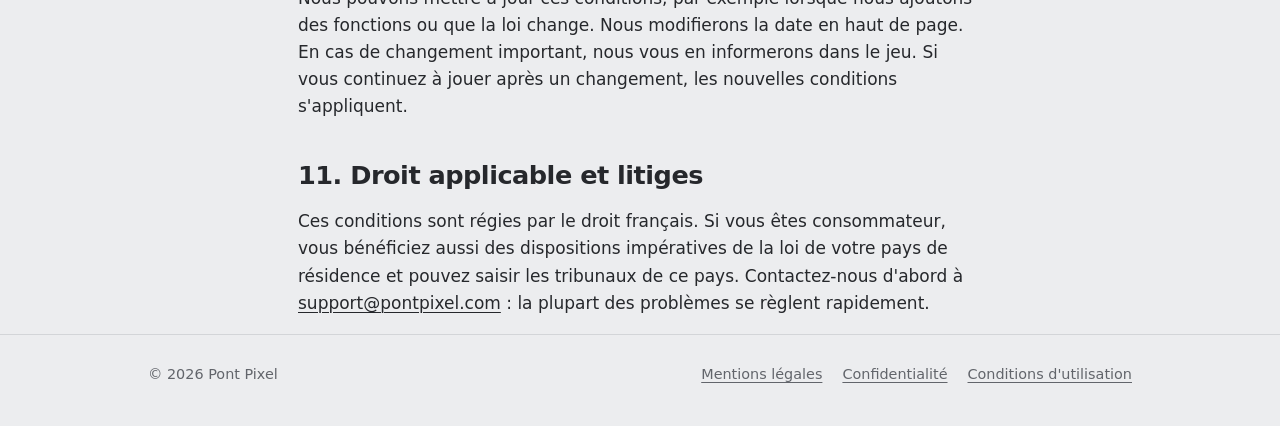
<file: fr/conditions/index.html>
<!doctype html>
<html lang="fr">
<head>
<meta charset="utf-8">
<meta name="viewport" content="width=device-width, initial-scale=1, viewport-fit=cover">
<title>Conditions d'utilisation · Pont Pixel</title>
<meta name="description" content="Conditions générales d'utilisation des jeux Pont Pixel : ColorBook, ColorGallery, ColorFind et ColorBottles.">
<link rel="canonical" href="https://pontpixel.com/fr/conditions/">
<link rel="alternate" hreflang="en" href="https://pontpixel.com/terms/">
<link rel="alternate" hreflang="fr" href="https://pontpixel.com/fr/conditions/">
<link rel="icon" href="data:image/svg+xml,%3Csvg xmlns='http://www.w3.org/2000/svg' viewBox='0 0 16 16'%3E%3Crect width='8' height='8' fill='%23E0445E'/%3E%3Crect x='8' width='8' height='8' fill='%23F2C200'/%3E%3Crect y='8' width='8' height='8' fill='%232F6BD8'/%3E%3Crect x='8' y='8' width='8' height='8' fill='%23A0A3A8'/%3E%3C/svg%3E">
<link rel="stylesheet" href="/legal.css">
</head>
<body>

<header>
  <div class="wrap">
    <a class="mark" href="/" aria-label="Accueil Pont Pixel">
      <svg viewBox="0 0 16 16" aria-hidden="true"><rect width="8" height="8" fill="#E0445E"/><rect x="8" width="8" height="8" fill="#F2C200"/><rect y="8" width="8" height="8" fill="#2F6BD8"/><rect x="8" y="8" width="8" height="8" fill="#A0A3A8"/></svg>
      Pont Pixel
    </a>
    <a class="lang" href="/terms/" hreflang="en" lang="en">English</a>
  </div>
</header>

<main class="wrap">
  <h1>Conditions d'utilisation</h1>
  <p class="meta">En vigueur au 28 septembre 2026 · S'appliquent à ColorBook, ColorGallery, ColorFind, ColorBottles et à tous les autres jeux Pont Pixel, sur le web, iPhone, iPad et Android.</p>

  <div class="summary">
    <p><b>En bref</b></p>
    <ul>
      <li>Les jeux sont gratuits. Certaines versions affichent des publicités et proposent des articles facultatifs.</li>
      <li>Les pièces et autres objets du jeu n'ont aucune valeur monétaire.</li>
      <li>Votre progression est enregistrée sur votre appareil. Si vous supprimez l'application ou effacez les données du navigateur, elle est perdue.</li>
      <li>Les achats et remboursements sont gérés par Apple ou Google.</li>
      <li>Rien ici ne limite vos droits de consommateur.</li>
    </ul>
  </div>

  <h2 id="who">1. Qui sommes-nous</h2>
  <p>Les jeux sont édités par Vsevolod Laskavyi, Entrepreneur individuel (EI), exerçant sous le nom Pont Pixel (« nous »), RCS Bordeaux 944 738 525, 282 Rue Turenne, 33000 Bordeaux, France. Contact : <a href="mailto:support@pontpixel.com">support@pontpixel.com</a>.</p>

  <h2 id="accept">2. Acceptation</h2>
  <p>En jouant à l'un de nos jeux, vous acceptez ces conditions et notre <a href="/fr/confidentialite/">politique de confidentialité</a>. Si vous êtes mineur, lisez-les avec un parent ou un tuteur. Si vous obtenez un jeu sur l'App Store ou Google Play, les conditions de cette boutique s'appliquent aussi. Pour les applications de l'App Store, le contrat de licence utilisateur final standard d'Apple s'applique également, et les présentes conditions le complètent.</p>

  <h2 id="license">3. Votre licence</h2>
  <p>Nous vous accordons une licence personnelle, non exclusive, non cessible et révocable pour jouer à nos jeux à des fins personnelles et non commerciales. Vous ne pouvez pas :</p>
  <ul>
    <li>copier, vendre, louer ou redistribuer les jeux ou leur contenu ;</li>
    <li>modifier les jeux, ou utiliser des triches, des robots ou des outils qui en changent le fonctionnement, pour obtenir des objets ou des avantages ;</li>
    <li>décompiler ou désassembler les jeux, sauf dans les cas permis par la loi ;</li>
    <li>utiliser les jeux d'une manière illégale ou nuisible pour autrui ou pour nos services.</li>
  </ul>

  <h2 id="items">4. Pièces et objets virtuels</h2>
  <p>Les pièces, bonus, peinture supplémentaire et autres objets du jeu font partie de la licence. Vous n'en êtes pas propriétaire, ils n'ont aucune valeur monétaire et ne peuvent être ni échangés contre de l'argent, ni vendus, ni transférés. Nous pouvons ajuster les prix et les récompenses pour garder les jeux équilibrés. Nous ne modifions pas les objets que vous avez déjà payés d'une manière qui vous priverait de votre achat, sauf dans les cas permis par la loi.</p>
  <p>La progression et les objets sont enregistrés sur votre appareil, et non dans un compte. Nous ne pouvons pas les récupérer si vous supprimez l'application, effacez les données du navigateur ou changez d'appareil. Les achats que la boutique permet de restaurer (comme la suppression des publicités) peuvent l'être avec le bouton « Restaurer les achats ».</p>

  <h2 id="purchases">5. Achats</h2>
  <p>Les achats intégrés se font via l'App Store ou Google Play. Les prix, le paiement, les taxes et les remboursements sont gérés par Apple ou Google selon leurs conditions. Pour demander un remboursement, utilisez la page <a href="https://reportaproblem.apple.com">Signaler un problème d'Apple</a> ou la <a href="https://support.google.com/googleplay/answer/2479637?hl=fr">page de remboursement de Google Play</a>. Pour tout problème avec un article acheté, vous pouvez aussi nous contacter.</p>
  <p><b>Droit de rétractation.</b> Les contenus numériques sont fournis dès l'achat. En finalisant un achat, vous demandez leur exécution immédiate et reconnaissez perdre votre droit de rétractation de 14 jours une fois le contenu fourni (article L221-28, 13° du Code de la consommation). Cela n'affecte pas votre droit à un remboursement si un article ne fonctionne pas.</p>

  <h2 id="ads">6. Publicités</h2>
  <p>Certaines versions de nos jeux affichent des publicités, y compris des publicités facultatives à regarder contre une récompense. Les publicités sont fournies par des tiers, et nous ne sommes pas responsables du contenu de leurs produits. La récompense n'est accordée qu'à la fin de la publicité, et elle peut ne pas être toujours disponible.</p>

  <h2 id="ip">7. Propriété intellectuelle</h2>
  <p>Les jeux, leur code, leur design, leurs images, sons et niveaux, ainsi que le nom et le logo Pont Pixel, nous appartiennent ou appartiennent à nos concédants. ColorGallery contient nos propres versions simplifiées de tableaux appartenant au domaine public. Les tableaux originaux appartiennent à tous, et nos versions sont notre propre création.</p>

  <h2 id="availability">8. Mises à jour et disponibilité</h2>
  <p>Nous améliorons nos jeux en continu : les niveaux, fonctions et prix peuvent changer. Nous pouvons cesser de proposer un jeu. Si nous arrêtons un jeu dans lequel des objets sont vendus, nous vous préviendrons au moins 30 jours à l'avance dans le jeu ou sur ce site, et nous cesserons la vente d'objets avant sa fermeture.</p>

  <h2 id="guarantee">9. Garanties et responsabilité</h2>
  <p>Nous créons nos jeux avec soin, mais ne pouvons pas garantir qu'ils seront toujours exempts de bugs ou disponibles sans interruption. Si vous êtes consommateur, vous conservez vos droits légaux, notamment la garantie légale de conformité des contenus numériques (articles L224-25-12 et suivants du Code de la consommation). Dans les limites permises par la loi, nous ne sommes pas responsables des dommages indirects, ni des dommages causés par votre appareil, votre connexion internet ou des services tiers. Rien dans ces conditions ne limite notre responsabilité en cas de décès ou de dommage corporel causé par notre négligence, de fraude, ou dans tout autre cas où la loi ne permet pas de la limiter.</p>

  <h2 id="changes">10. Modification des conditions</h2>
  <p>Nous pouvons mettre à jour ces conditions, par exemple lorsque nous ajoutons des fonctions ou que la loi change. Nous modifierons la date en haut de page. En cas de changement important, nous vous en informerons dans le jeu. Si vous continuez à jouer après un changement, les nouvelles conditions s'appliquent.</p>

  <h2 id="law">11. Droit applicable et litiges</h2>
  <p>Ces conditions sont régies par le droit français. Si vous êtes consommateur, vous bénéficiez aussi des dispositions impératives de la loi de votre pays de résidence et pouvez saisir les tribunaux de ce pays. Contactez-nous d'abord à <a href="mailto:support@pontpixel.com">support@pontpixel.com</a> : la plupart des problèmes se règlent rapidement.</p>
</main>

<footer>
  <div class="wrap">
    <span>© 2026 Pont Pixel</span>
    <nav aria-label="Informations légales"><a href="/#mentions">Mentions légales</a><a href="/fr/confidentialite/">Confidentialité</a><a href="/fr/conditions/">Conditions d'utilisation</a></nav>
  </div>
</footer>
</body>
</html>
</file>
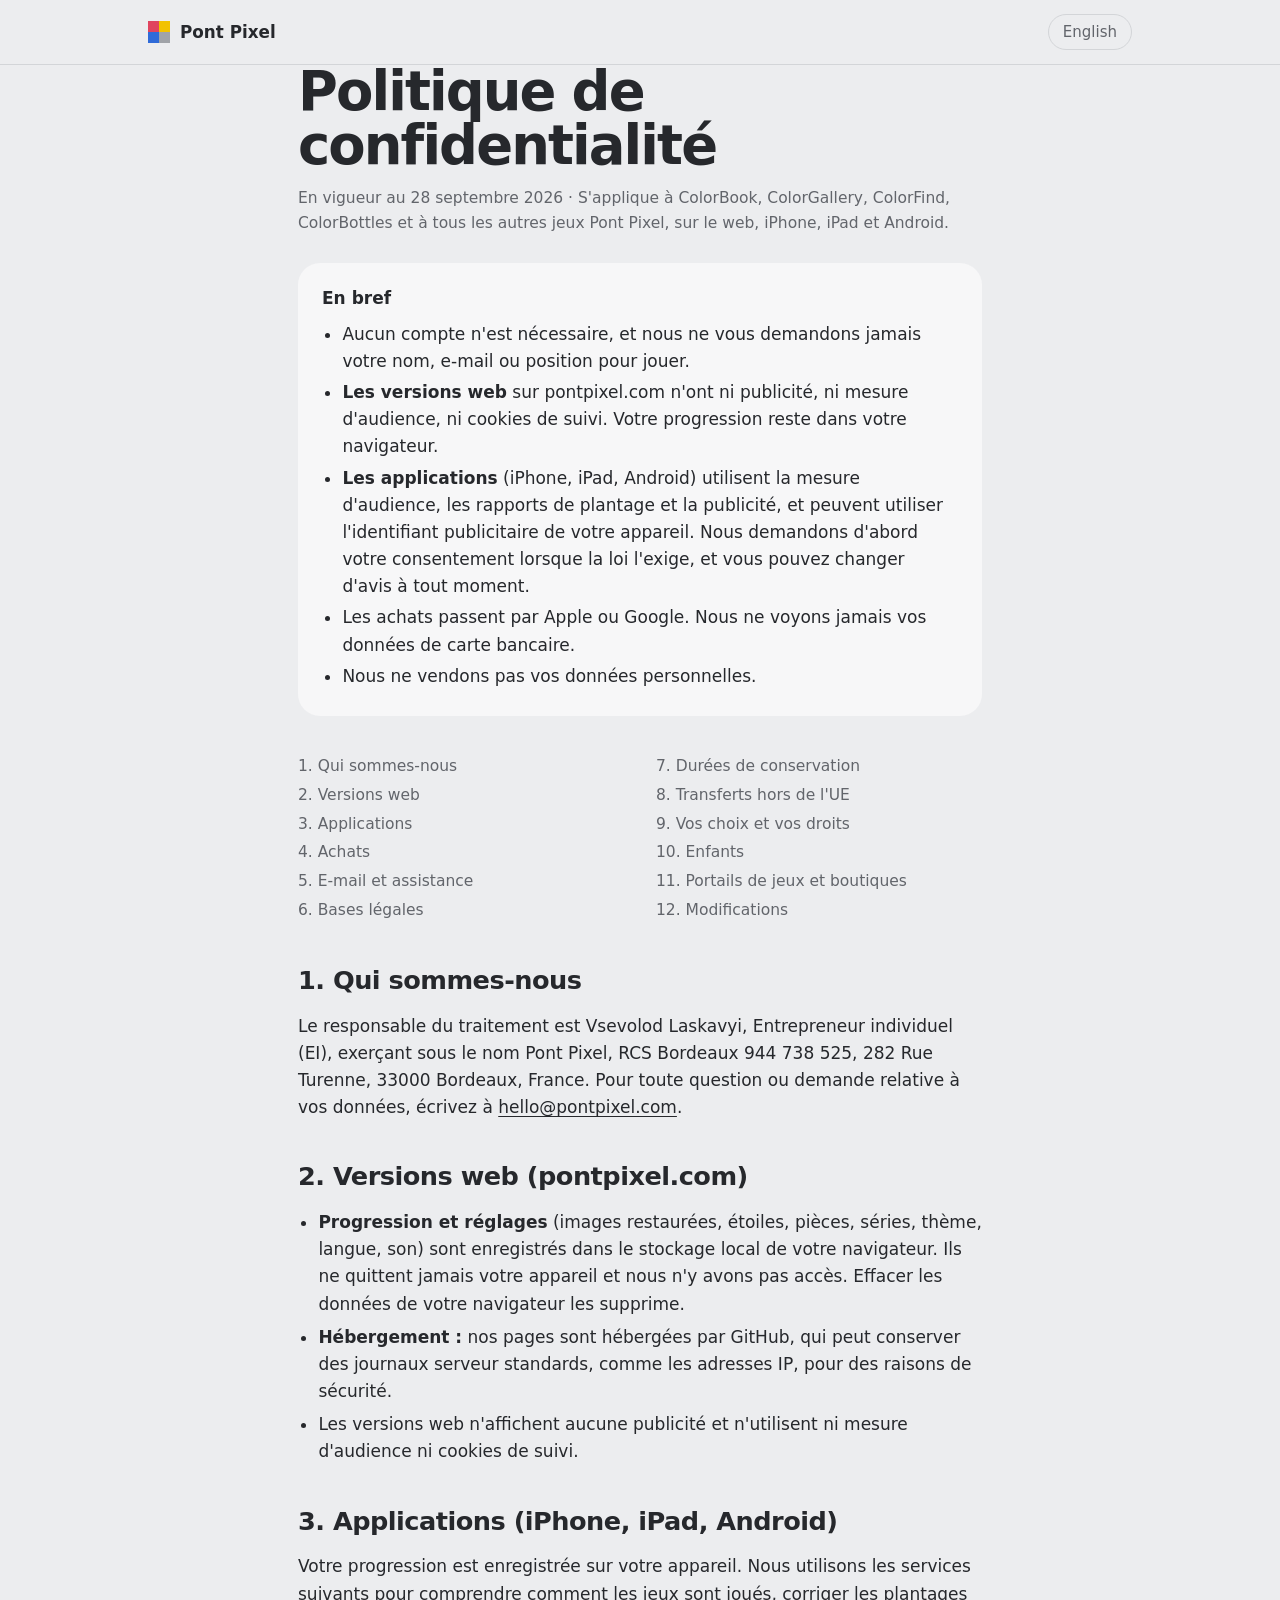
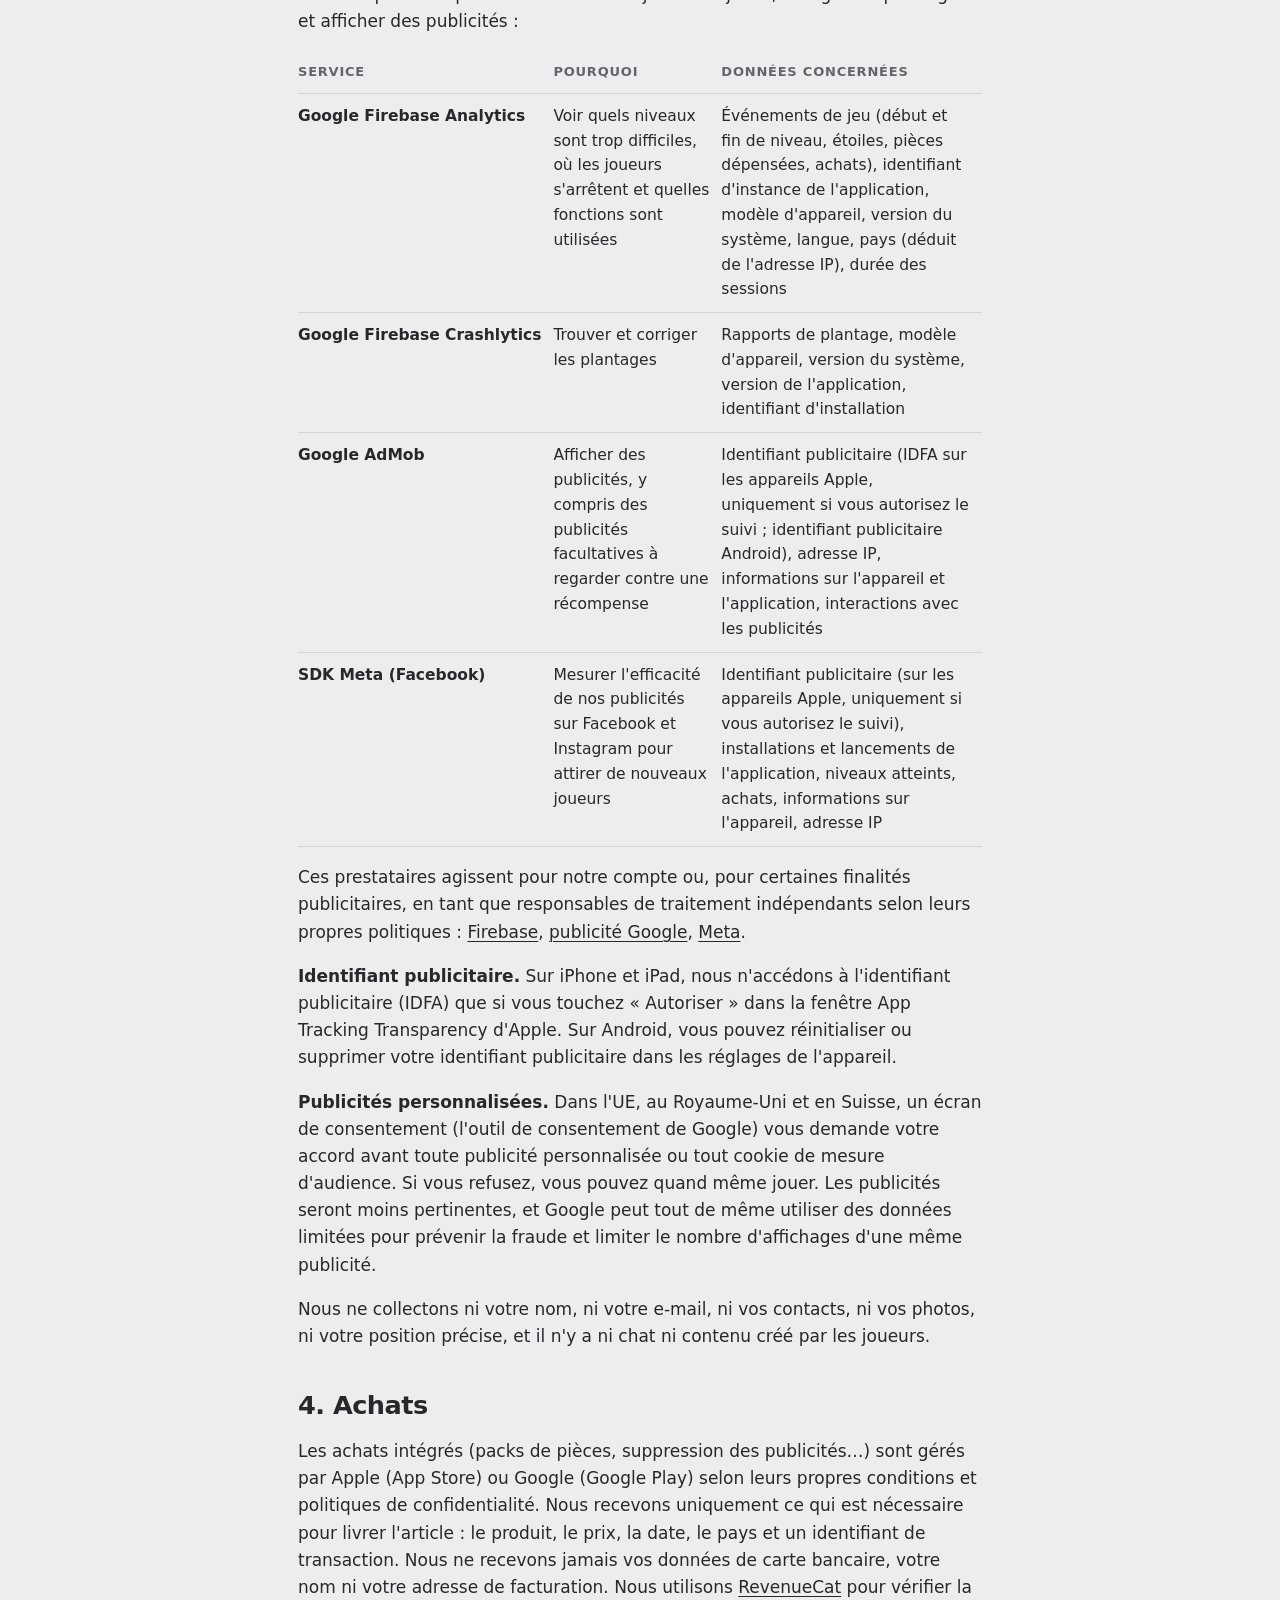
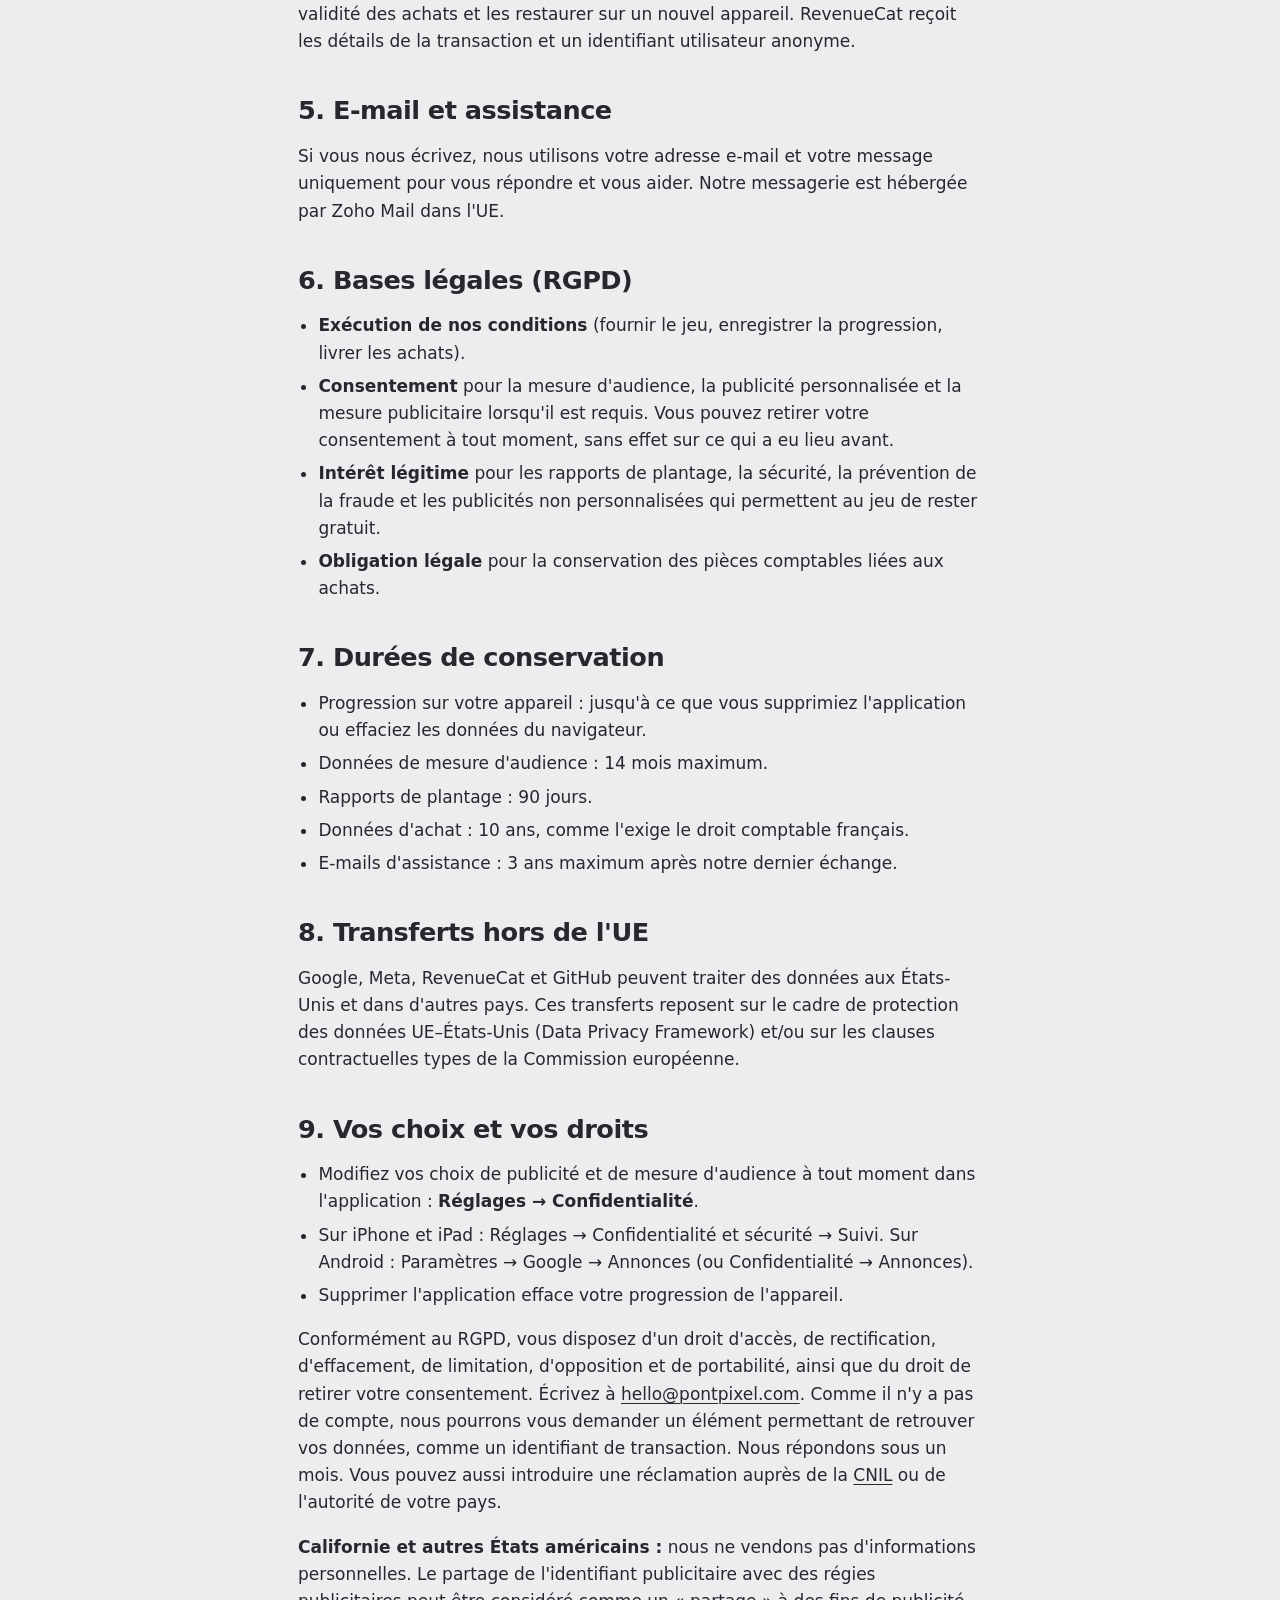
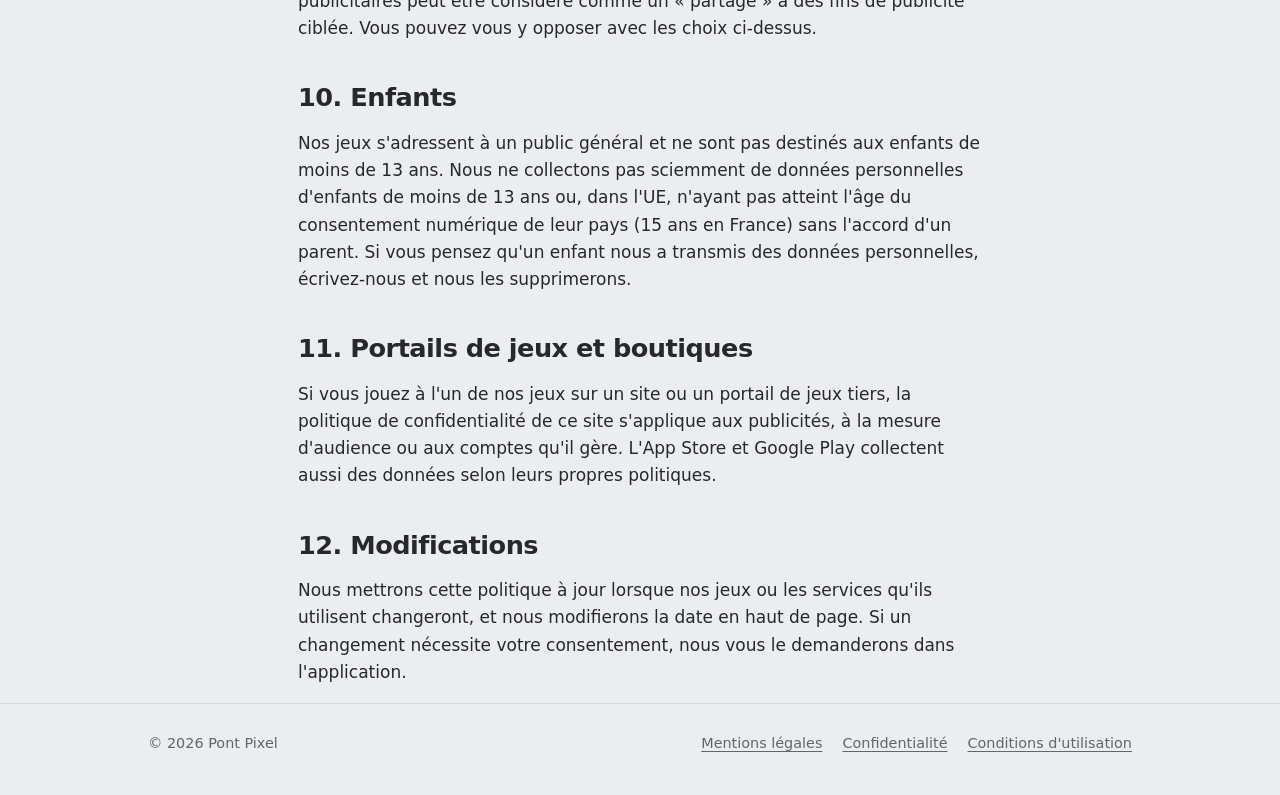
<file: fr/confidentialite/index.html>
<!doctype html>
<html lang="fr">
<head>
<meta charset="utf-8">
<meta name="viewport" content="width=device-width, initial-scale=1, viewport-fit=cover">
<title>Politique de confidentialité · Pont Pixel</title>
<meta name="description" content="Politique de confidentialité des jeux Pont Pixel : ColorBook, ColorGallery, ColorFind et ColorBottles, sur le web, iPhone et Android.">
<link rel="canonical" href="https://pontpixel.com/fr/confidentialite/">
<link rel="alternate" hreflang="en" href="https://pontpixel.com/privacy/">
<link rel="alternate" hreflang="fr" href="https://pontpixel.com/fr/confidentialite/">
<link rel="icon" href="data:image/svg+xml,%3Csvg xmlns='http://www.w3.org/2000/svg' viewBox='0 0 16 16'%3E%3Crect width='8' height='8' fill='%23E0445E'/%3E%3Crect x='8' width='8' height='8' fill='%23F2C200'/%3E%3Crect y='8' width='8' height='8' fill='%232F6BD8'/%3E%3Crect x='8' y='8' width='8' height='8' fill='%23A0A3A8'/%3E%3C/svg%3E">
<link rel="stylesheet" href="/legal.css">
</head>
<body>

<header>
  <div class="wrap">
    <a class="mark" href="/" aria-label="Accueil Pont Pixel">
      <svg viewBox="0 0 16 16" aria-hidden="true"><rect width="8" height="8" fill="#E0445E"/><rect x="8" width="8" height="8" fill="#F2C200"/><rect y="8" width="8" height="8" fill="#2F6BD8"/><rect x="8" y="8" width="8" height="8" fill="#A0A3A8"/></svg>
      Pont Pixel
    </a>
    <a class="lang" href="/privacy/" hreflang="en" lang="en">English</a>
  </div>
</header>

<main class="wrap">
  <h1>Politique de confidentialité</h1>
  <p class="meta">En vigueur au 28 septembre 2026 · S'applique à ColorBook, ColorGallery, ColorFind, ColorBottles et à tous les autres jeux Pont Pixel, sur le web, iPhone, iPad et Android.</p>

  <div class="summary">
    <p><b>En bref</b></p>
    <ul>
      <li>Aucun compte n'est nécessaire, et nous ne vous demandons jamais votre nom, e-mail ou position pour jouer.</li>
      <li><b>Les versions web</b> sur pontpixel.com n'ont ni publicité, ni mesure d'audience, ni cookies de suivi. Votre progression reste dans votre navigateur.</li>
      <li><b>Les applications</b> (iPhone, iPad, Android) utilisent la mesure d'audience, les rapports de plantage et la publicité, et peuvent utiliser l'identifiant publicitaire de votre appareil. Nous demandons d'abord votre consentement lorsque la loi l'exige, et vous pouvez changer d'avis à tout moment.</li>
      <li>Les achats passent par Apple ou Google. Nous ne voyons jamais vos données de carte bancaire.</li>
      <li>Nous ne vendons pas vos données personnelles.</li>
    </ul>
  </div>

  <nav class="toc" aria-label="Sommaire">
    <a href="#who">1. Qui sommes-nous</a>
    <a href="#web">2. Versions web</a>
    <a href="#apps">3. Applications</a>
    <a href="#purchases">4. Achats</a>
    <a href="#support">5. E-mail et assistance</a>
    <a href="#bases">6. Bases légales</a>
    <a href="#retention">7. Durées de conservation</a>
    <a href="#transfers">8. Transferts hors de l'UE</a>
    <a href="#choices">9. Vos choix et vos droits</a>
    <a href="#children">10. Enfants</a>
    <a href="#portals">11. Portails de jeux et boutiques</a>
    <a href="#changes">12. Modifications</a>
  </nav>

  <h2 id="who">1. Qui sommes-nous</h2>
  <p>Le responsable du traitement est Vsevolod Laskavyi, Entrepreneur individuel (EI), exerçant sous le nom Pont Pixel, RCS Bordeaux 944 738 525, 282 Rue Turenne, 33000 Bordeaux, France. Pour toute question ou demande relative à vos données, écrivez à <a href="mailto:hello@pontpixel.com">hello@pontpixel.com</a>.</p>

  <h2 id="web">2. Versions web (pontpixel.com)</h2>
  <ul>
    <li><b>Progression et réglages</b> (images restaurées, étoiles, pièces, séries, thème, langue, son) sont enregistrés dans le stockage local de votre navigateur. Ils ne quittent jamais votre appareil et nous n'y avons pas accès. Effacer les données de votre navigateur les supprime.</li>
    <li><b>Hébergement :</b> nos pages sont hébergées par GitHub, qui peut conserver des journaux serveur standards, comme les adresses IP, pour des raisons de sécurité.</li>
    <li>Les versions web n'affichent aucune publicité et n'utilisent ni mesure d'audience ni cookies de suivi.</li>
  </ul>

  <h2 id="apps">3. Applications (iPhone, iPad, Android)</h2>
  <p>Votre progression est enregistrée sur votre appareil. Nous utilisons les services suivants pour comprendre comment les jeux sont joués, corriger les plantages et afficher des publicités :</p>
  <div class="table"><table>
    <thead><tr><th>Service</th><th>Pourquoi</th><th>Données concernées</th></tr></thead>
    <tbody>
      <tr><td>Google Firebase Analytics</td><td>Voir quels niveaux sont trop difficiles, où les joueurs s'arrêtent et quelles fonctions sont utilisées</td><td>Événements de jeu (début et fin de niveau, étoiles, pièces dépensées, achats), identifiant d'instance de l'application, modèle d'appareil, version du système, langue, pays (déduit de l'adresse IP), durée des sessions</td></tr>
      <tr><td>Google Firebase Crashlytics</td><td>Trouver et corriger les plantages</td><td>Rapports de plantage, modèle d'appareil, version du système, version de l'application, identifiant d'installation</td></tr>
      <tr><td>Google AdMob</td><td>Afficher des publicités, y compris des publicités facultatives à regarder contre une récompense</td><td>Identifiant publicitaire (IDFA sur les appareils Apple, uniquement si vous autorisez le suivi ; identifiant publicitaire Android), adresse IP, informations sur l'appareil et l'application, interactions avec les publicités</td></tr>
      <tr><td>SDK Meta (Facebook)</td><td>Mesurer l'efficacité de nos publicités sur Facebook et Instagram pour attirer de nouveaux joueurs</td><td>Identifiant publicitaire (sur les appareils Apple, uniquement si vous autorisez le suivi), installations et lancements de l'application, niveaux atteints, achats, informations sur l'appareil, adresse IP</td></tr>
    </tbody>
  </table></div>
  <p>Ces prestataires agissent pour notre compte ou, pour certaines finalités publicitaires, en tant que responsables de traitement indépendants selon leurs propres politiques : <a href="https://firebase.google.com/support/privacy">Firebase</a>, <a href="https://policies.google.com/technologies/ads?hl=fr">publicité Google</a>, <a href="https://www.facebook.com/privacy/policy/">Meta</a>.</p>
  <p><b>Identifiant publicitaire.</b> Sur iPhone et iPad, nous n'accédons à l'identifiant publicitaire (IDFA) que si vous touchez « Autoriser » dans la fenêtre App Tracking Transparency d'Apple. Sur Android, vous pouvez réinitialiser ou supprimer votre identifiant publicitaire dans les réglages de l'appareil.</p>
  <p><b>Publicités personnalisées.</b> Dans l'UE, au Royaume-Uni et en Suisse, un écran de consentement (l'outil de consentement de Google) vous demande votre accord avant toute publicité personnalisée ou tout cookie de mesure d'audience. Si vous refusez, vous pouvez quand même jouer. Les publicités seront moins pertinentes, et Google peut tout de même utiliser des données limitées pour prévenir la fraude et limiter le nombre d'affichages d'une même publicité.</p>
  <p>Nous ne collectons ni votre nom, ni votre e-mail, ni vos contacts, ni vos photos, ni votre position précise, et il n'y a ni chat ni contenu créé par les joueurs.</p>

  <h2 id="purchases">4. Achats</h2>
  <p>Les achats intégrés (packs de pièces, suppression des publicités…) sont gérés par Apple (App Store) ou Google (Google Play) selon leurs propres conditions et politiques de confidentialité. Nous recevons uniquement ce qui est nécessaire pour livrer l'article : le produit, le prix, la date, le pays et un identifiant de transaction. Nous ne recevons jamais vos données de carte bancaire, votre nom ni votre adresse de facturation. Nous utilisons <a href="https://www.revenuecat.com/privacy">RevenueCat</a> pour vérifier la validité des achats et les restaurer sur un nouvel appareil. RevenueCat reçoit les détails de la transaction et un identifiant utilisateur anonyme.</p>

  <h2 id="support">5. E-mail et assistance</h2>
  <p>Si vous nous écrivez, nous utilisons votre adresse e-mail et votre message uniquement pour vous répondre et vous aider. Notre messagerie est hébergée par Zoho Mail dans l'UE.</p>

  <h2 id="bases">6. Bases légales (RGPD)</h2>
  <ul>
    <li><b>Exécution de nos conditions</b> (fournir le jeu, enregistrer la progression, livrer les achats).</li>
    <li><b>Consentement</b> pour la mesure d'audience, la publicité personnalisée et la mesure publicitaire lorsqu'il est requis. Vous pouvez retirer votre consentement à tout moment, sans effet sur ce qui a eu lieu avant.</li>
    <li><b>Intérêt légitime</b> pour les rapports de plantage, la sécurité, la prévention de la fraude et les publicités non personnalisées qui permettent au jeu de rester gratuit.</li>
    <li><b>Obligation légale</b> pour la conservation des pièces comptables liées aux achats.</li>
  </ul>

  <h2 id="retention">7. Durées de conservation</h2>
  <ul>
    <li>Progression sur votre appareil : jusqu'à ce que vous supprimiez l'application ou effaciez les données du navigateur.</li>
    <li>Données de mesure d'audience : 14 mois maximum.</li>
    <li>Rapports de plantage : 90 jours.</li>
    <li>Données d'achat : 10 ans, comme l'exige le droit comptable français.</li>
    <li>E-mails d'assistance : 3 ans maximum après notre dernier échange.</li>
  </ul>

  <h2 id="transfers">8. Transferts hors de l'UE</h2>
  <p>Google, Meta, RevenueCat et GitHub peuvent traiter des données aux États-Unis et dans d'autres pays. Ces transferts reposent sur le cadre de protection des données UE–États-Unis (Data Privacy Framework) et/ou sur les clauses contractuelles types de la Commission européenne.</p>

  <h2 id="choices">9. Vos choix et vos droits</h2>
  <ul>
    <li>Modifiez vos choix de publicité et de mesure d'audience à tout moment dans l'application : <b>Réglages → Confidentialité</b>.</li>
    <li>Sur iPhone et iPad : Réglages → Confidentialité et sécurité → Suivi. Sur Android : Paramètres → Google → Annonces (ou Confidentialité → Annonces).</li>
    <li>Supprimer l'application efface votre progression de l'appareil.</li>
  </ul>
  <p>Conformément au RGPD, vous disposez d'un droit d'accès, de rectification, d'effacement, de limitation, d'opposition et de portabilité, ainsi que du droit de retirer votre consentement. Écrivez à <a href="mailto:hello@pontpixel.com">hello@pontpixel.com</a>. Comme il n'y a pas de compte, nous pourrons vous demander un élément permettant de retrouver vos données, comme un identifiant de transaction. Nous répondons sous un mois. Vous pouvez aussi introduire une réclamation auprès de la <a href="https://www.cnil.fr/">CNIL</a> ou de l'autorité de votre pays.</p>
  <p><b>Californie et autres États américains :</b> nous ne vendons pas d'informations personnelles. Le partage de l'identifiant publicitaire avec des régies publicitaires peut être considéré comme un « partage » à des fins de publicité ciblée. Vous pouvez vous y opposer avec les choix ci-dessus.</p>

  <h2 id="children">10. Enfants</h2>
  <p>Nos jeux s'adressent à un public général et ne sont pas destinés aux enfants de moins de 13 ans. Nous ne collectons pas sciemment de données personnelles d'enfants de moins de 13 ans ou, dans l'UE, n'ayant pas atteint l'âge du consentement numérique de leur pays (15 ans en France) sans l'accord d'un parent. Si vous pensez qu'un enfant nous a transmis des données personnelles, écrivez-nous et nous les supprimerons.</p>

  <h2 id="portals">11. Portails de jeux et boutiques</h2>
  <p>Si vous jouez à l'un de nos jeux sur un site ou un portail de jeux tiers, la politique de confidentialité de ce site s'applique aux publicités, à la mesure d'audience ou aux comptes qu'il gère. L'App Store et Google Play collectent aussi des données selon leurs propres politiques.</p>

  <h2 id="changes">12. Modifications</h2>
  <p>Nous mettrons cette politique à jour lorsque nos jeux ou les services qu'ils utilisent changeront, et nous modifierons la date en haut de page. Si un changement nécessite votre consentement, nous vous le demanderons dans l'application.</p>
</main>

<footer>
  <div class="wrap">
    <span>© 2026 Pont Pixel</span>
    <nav aria-label="Informations légales"><a href="/#mentions">Mentions légales</a><a href="/fr/confidentialite/">Confidentialité</a><a href="/fr/conditions/">Conditions d'utilisation</a></nav>
  </div>
</footer>
</body>
</html>
</file>
<file: legal.css>
/* Shared style for the privacy policy and terms pages. Same tokens as index.html; system fonts only. */
:root{
  --bg:#ECEDEF; --panel:#F7F7F8; --ink:#26282C; --muted:#62656B; --line:#D3D5D8;
  --red:#E0445E; --yellow:#F2C200; --blue:#2F6BD8; --gray:#A0A3A8;
  color-scheme:light;
}
@media (prefers-color-scheme:dark){:root{
  --bg:#1E1F22; --panel:#26282C; --ink:#E9EAEC; --muted:#A2A5AB; --line:#3A3C41; color-scheme:dark;
}}
*,*::before,*::after{box-sizing:border-box}
html{scroll-behavior:smooth}
body{margin:0;background:var(--bg);color:var(--ink);font:400 17px/1.6 -apple-system,BlinkMacSystemFont,"Avenir Next","Segoe UI",Roboto,system-ui,sans-serif;-webkit-font-smoothing:antialiased}
a{color:inherit;text-decoration-thickness:1px;text-underline-offset:3px}
a:hover{color:var(--red)}
:focus-visible{outline:3px solid var(--blue);outline-offset:3px;border-radius:2px}
.wrap{max-width:780px;margin:0 auto;padding:0 clamp(16px,5vw,48px)}

header{border-bottom:1px solid var(--line)}
header .wrap{display:flex;align-items:center;justify-content:space-between;height:64px;max-width:1080px}
.mark{display:inline-flex;align-items:center;gap:10px;font-weight:650;font-size:1.05rem;text-decoration:none}
.mark svg{width:22px;height:22px}
.lang{font-size:15px;color:var(--muted);text-decoration:none;border:1.5px solid var(--line);border-radius:999px;padding:5px 14px}
.lang:hover{color:var(--ink);border-color:var(--ink)}

main{padding:48px 0 64px}
h1{font-size:clamp(2.2rem,6vw,3.4rem);line-height:1;letter-spacing:-.035em;font-weight:800;margin:0 0 12px}
.meta{color:var(--muted);margin:0 0 28px;font-size:15.5px}
.summary{background:var(--panel);border-radius:22px;padding:22px 24px;margin:0 0 36px}
.summary p{margin:0 0 8px}.summary ul{margin:0;padding-left:1.2em}.summary li{margin:4px 0}
h2{font-size:clamp(1.3rem,3vw,1.6rem);letter-spacing:-.02em;line-height:1.2;margin:40px 0 10px;font-weight:750;scroll-margin-top:16px}
h3{font-size:1.05rem;margin:24px 0 6px}
p,li{max-width:70ch}
ul{padding-left:1.2em}li{margin:6px 0}
.table{overflow-x:auto;margin:14px 0}
table{border-collapse:collapse;width:100%;font-size:15.5px}
th,td{text-align:left;vertical-align:top;padding:10px 12px 10px 0;border-bottom:1px solid var(--line)}
th{font-size:13px;font-weight:650;letter-spacing:.06em;text-transform:uppercase;color:var(--muted)}
td:first-child{font-weight:600;white-space:nowrap}
.note{color:var(--muted);font-size:15.5px}
nav.toc{columns:2;column-gap:32px;font-size:15.5px;margin:0 0 8px}
nav.toc a{display:block;padding:2px 0;text-decoration:none;color:var(--muted)}
nav.toc a:hover{color:var(--ink)}

footer{border-top:1px solid var(--line);padding:28px 0 40px;color:var(--muted);font-size:.9rem}
footer .wrap{display:flex;flex-wrap:wrap;gap:8px 28px;justify-content:space-between;max-width:1080px}
footer nav{display:flex;flex-wrap:wrap;gap:8px 20px}

@media (max-width:600px){nav.toc{columns:1}td:first-child{white-space:normal}}
@media (prefers-reduced-motion:reduce){html{scroll-behavior:auto}}
</file>
